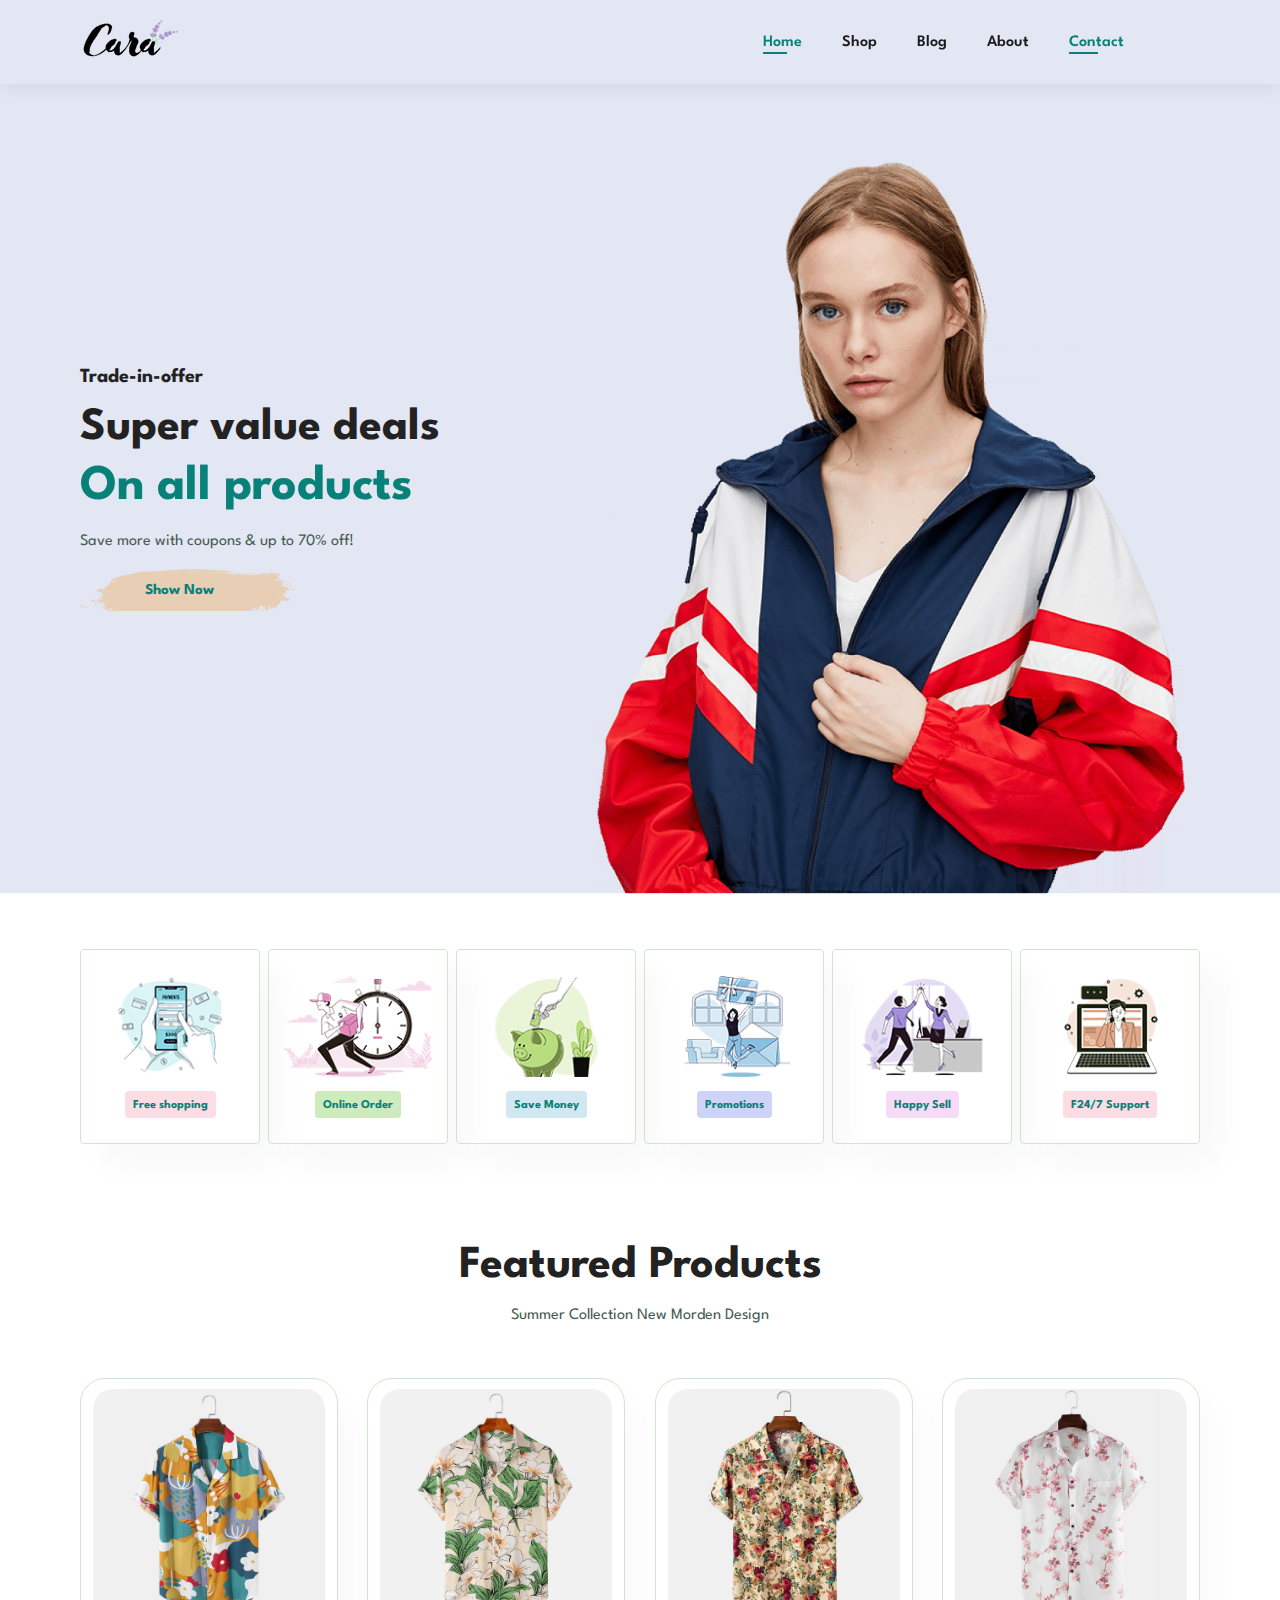
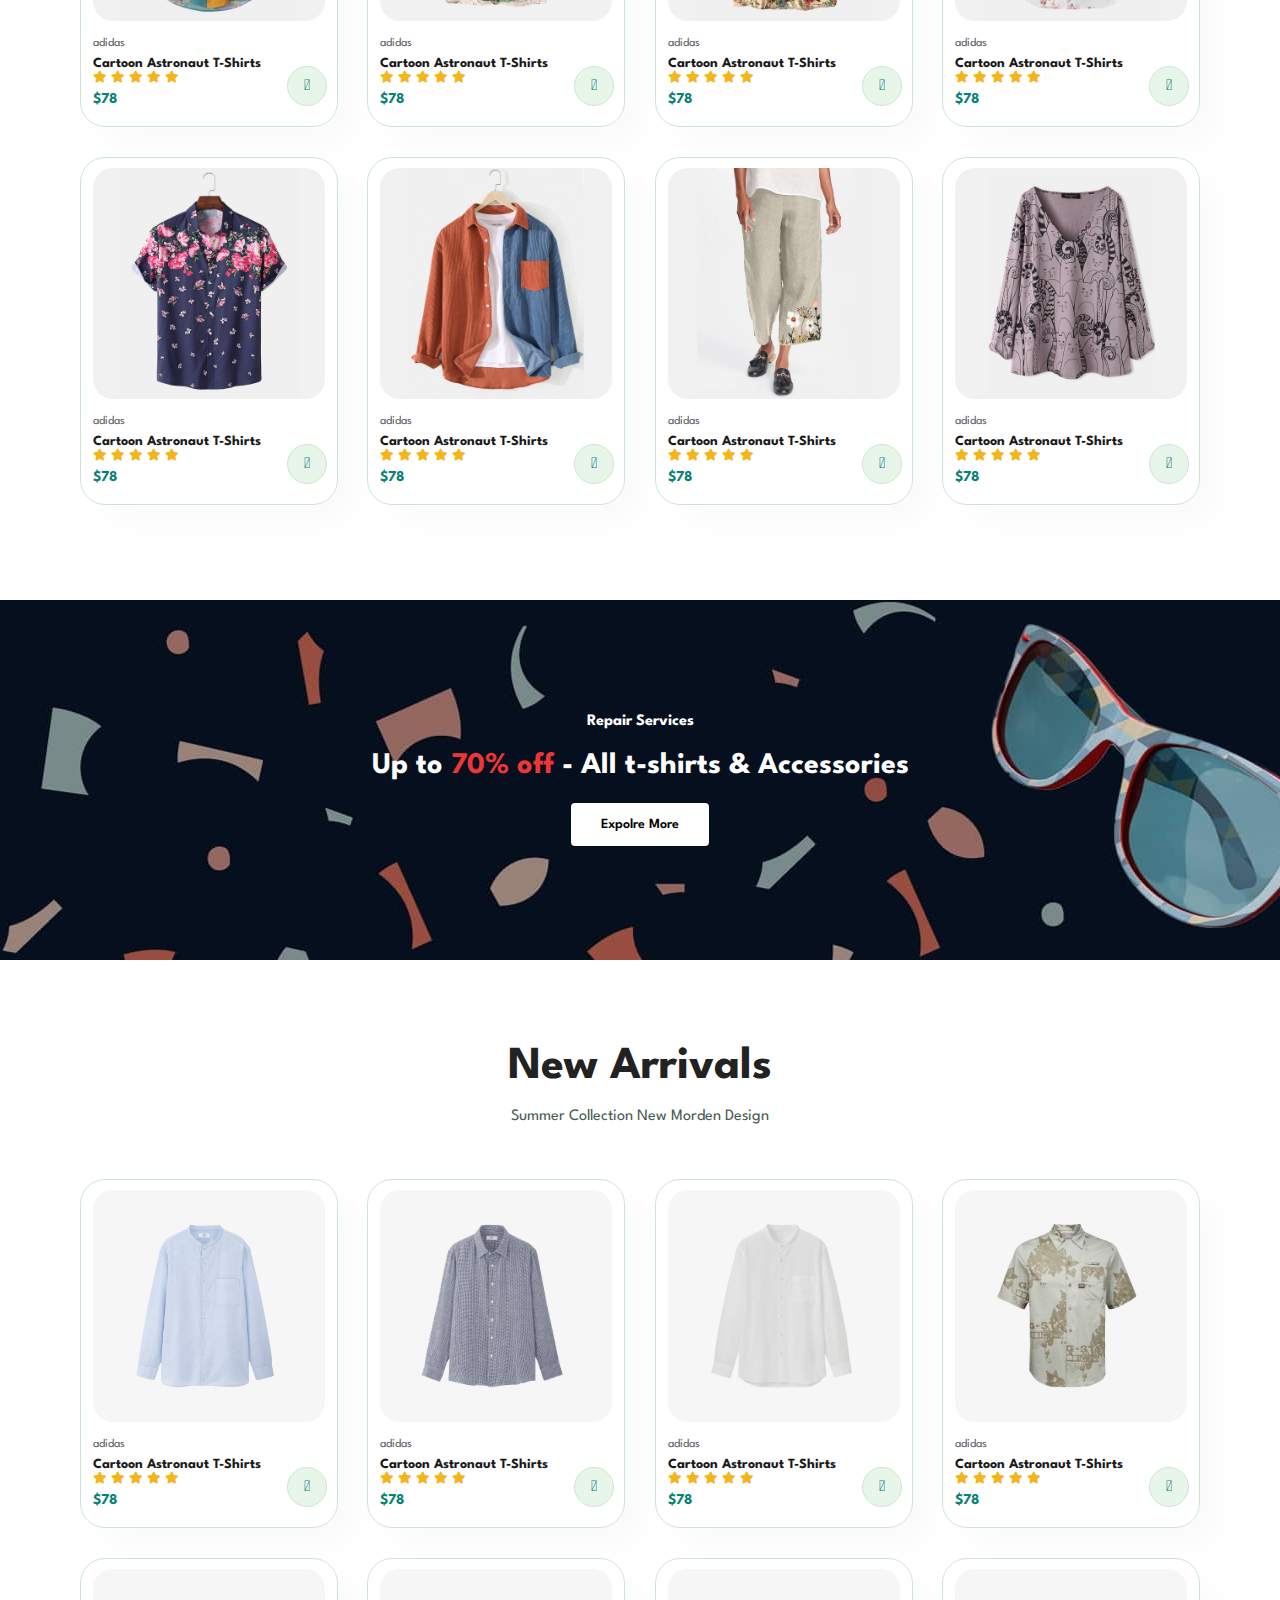
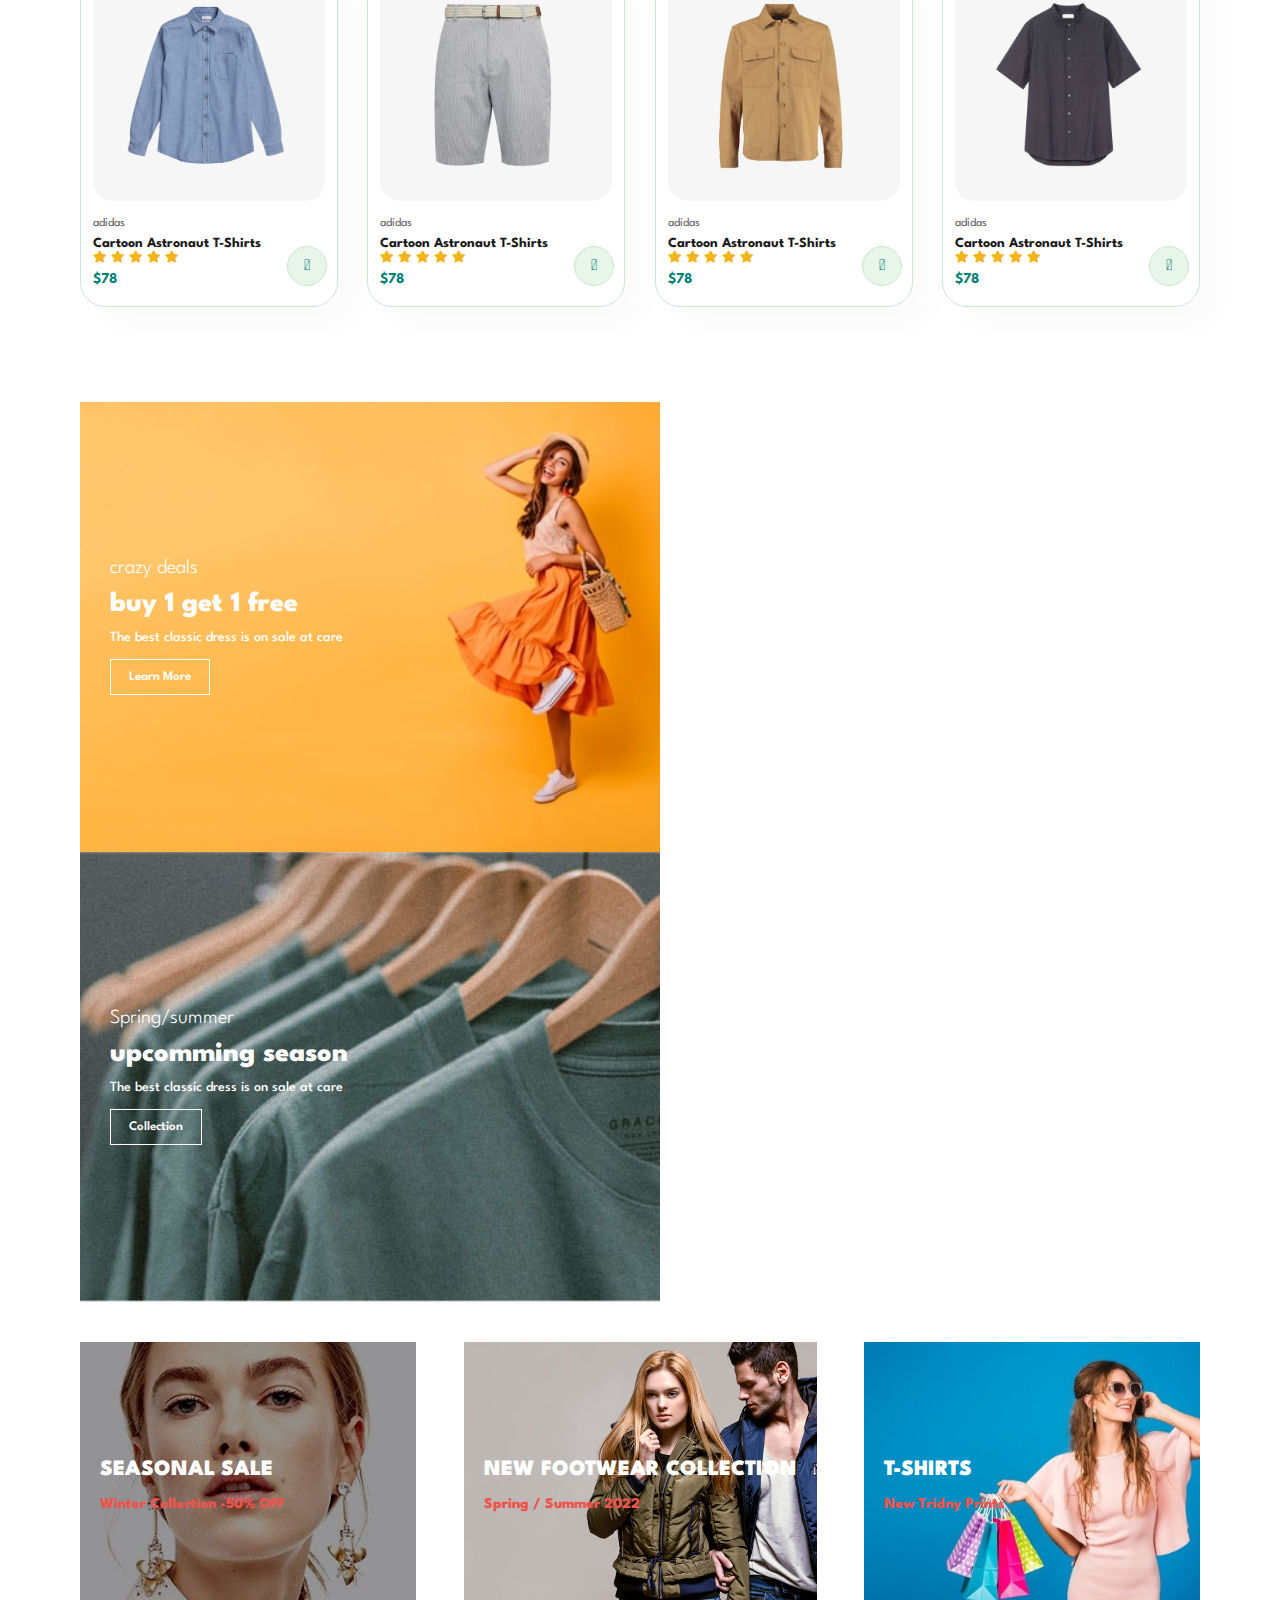
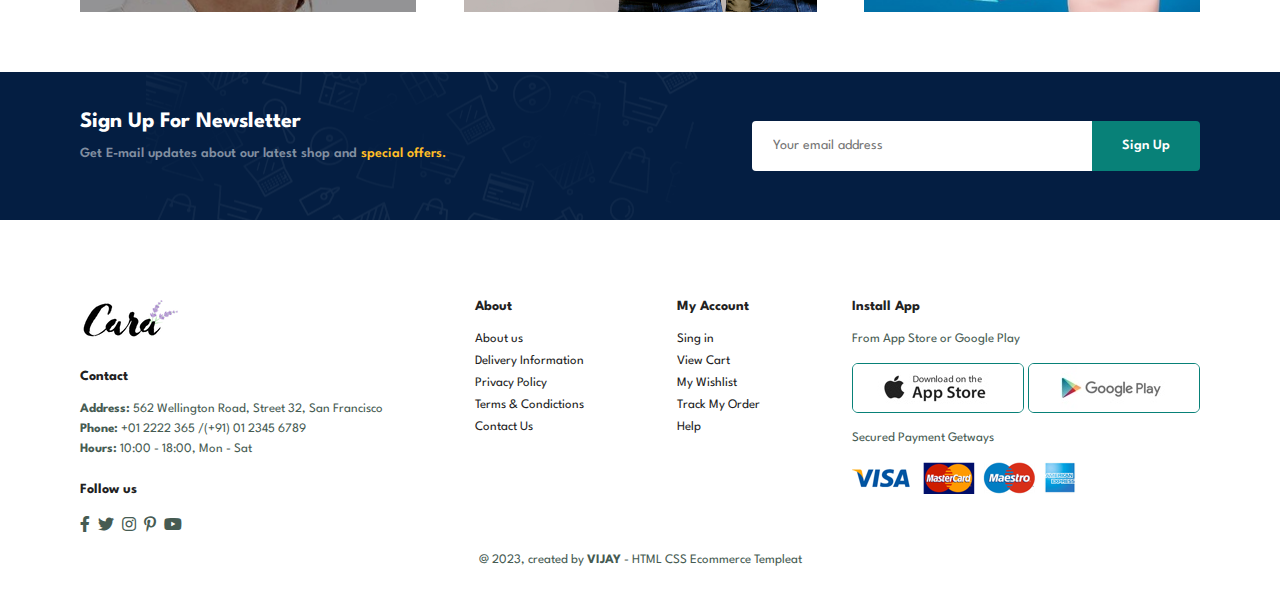
<file: index.html>
<!DOCTYPE html>
<html lang="en">

<head>
    <meta charset="UTF-8">
    <meta name="viewport" content="width=device-width, initial-scale=1.0">
    <title>Ecommerce</title>

    <link rel="stylesheet" href="https://pro.fontawesome.com/releases/v5.10.0/css/all.css" />

    <link rel="stylesheet" href="./style.css">


</head>

<body>


    <section id="header">

        <a href="#">
            <img src="img/logo.png" class="logo" alt="">
        </a>

        <div>

            <ul id="navbar">
                <li><a class="active" href="index.html">Home</a></li>
                <li><a href="shop.html">Shop</a></li>
                <li><a href="blog.html">Blog</a></li>
                <li><a href="about.html">About</a></li>
                <li><a class="active" href="contact.html">Contact</a></li>
                <li id="lg-bag"><a href="cart.html"><i class="far fa-shopping-bag"></i></a></li>
               <a href="#" id="close"><i class="far fa-times"></i></a>

            </ul>
        </div>

        <div id="mobile">
            <a href="cart.html"><i class="far fa-shopping-bag"></i></a>
            <i id="bar" class="fas fa-outdent"></i>
            

        </div>

    </section>

    <section id="hero">

        <h4>Trade-in-offer</h4>
        <h2>Super value deals</h2>
        <h1>On all products</h1>
        <p>Save more with coupons & up to 70% off!</p>
        <button>Show Now</button>

    </section>


    <section id="feature" class="section-p1">

        <div class="fe-box">
            <img src="./img/features/f1.png" alt="">
            <h6>Free shopping</h6>
        </div>

        <div class="fe-box">
            <img src="./img/features/f2.png" alt="">
            <h6>Online Order</h6>
        </div>

        <div class="fe-box">
            <img src="./img/features/f3.png" alt="">
            <h6>Save Money</h6>
        </div>

        <div class="fe-box">
            <img src="./img/features/f4.png" alt="">
            <h6>Promotions</h6>
        </div>

        <div class="fe-box">
            <img src="./img/features/f5.png" alt="">
            <h6>Happy Sell</h6>
        </div>

        <div class="fe-box">
            <img src="./img/features/f6.png" alt="">
            <h6>F24/7 Support</h6>
        </div>

    </section>

    <section id="product1" class="section-p1">

        <h2>Featured Products</h2>
        <p>Summer Collection New Morden Design</p>

        <div class="pro-container">

            <div class="pro">
                <img src="./img/products/f1.jpg" alt="">
                <div class="des">

                    <span>adidas</span>
                    <h5>Cartoon Astronaut T-Shirts</h5>
                    <div class="star">
                        <i class="fas fa-star"></i>
                        <i class="fas fa-star"></i>
                        <i class="fas fa-star"></i>
                        <i class="fas fa-star"></i>
                        <i class="fas fa-star"></i>
                    </div>
                    <h4>$78</h4>
                </div>
                <a href="#">
                    <i class="fal fa-shopping-cart cart"></i>
                </a>

            </div>
            <div class="pro">
                <img src="./img/products/f2.jpg" alt="">
                <div class="des">

                    <span>adidas</span>
                    <h5>Cartoon Astronaut T-Shirts</h5>
                    <div class="star">
                        <i class="fas fa-star"></i>
                        <i class="fas fa-star"></i>
                        <i class="fas fa-star"></i>
                        <i class="fas fa-star"></i>
                        <i class="fas fa-star"></i>
                    </div>
                    <h4>$78</h4>
                </div>
                <a href="#">
                    <i class="fal fa-shopping-cart cart"></i>
                </a>

            </div>
            <div class="pro">
                <img src="./img/products/f3.jpg" alt="">
                <div class="des">

                    <span>adidas</span>
                    <h5>Cartoon Astronaut T-Shirts</h5>
                    <div class="star">
                        <i class="fas fa-star"></i>
                        <i class="fas fa-star"></i>
                        <i class="fas fa-star"></i>
                        <i class="fas fa-star"></i>
                        <i class="fas fa-star"></i>
                    </div>
                    <h4>$78</h4>
                </div>
                <a href="#">
                    <i class="fal fa-shopping-cart cart"></i>
                </a>

            </div>
            <div class="pro">
                <img src="./img/products/f4.jpg" alt="">
                <div class="des">

                    <span>adidas</span>
                    <h5>Cartoon Astronaut T-Shirts</h5>
                    <div class="star">
                        <i class="fas fa-star"></i>
                        <i class="fas fa-star"></i>
                        <i class="fas fa-star"></i>
                        <i class="fas fa-star"></i>
                        <i class="fas fa-star"></i>
                    </div>
                    <h4>$78</h4>
                </div>
                <a href="#">
                    <i class="fal fa-shopping-cart cart"></i>
                </a>

            </div>
            <div class="pro">
                <img src="./img/products/f5.jpg" alt="">
                <div class="des">

                    <span>adidas</span>
                    <h5>Cartoon Astronaut T-Shirts</h5>
                    <div class="star">
                        <i class="fas fa-star"></i>
                        <i class="fas fa-star"></i>
                        <i class="fas fa-star"></i>
                        <i class="fas fa-star"></i>
                        <i class="fas fa-star"></i>
                    </div>
                    <h4>$78</h4>
                </div>
                <a href="#">
                    <i class="fal fa-shopping-cart cart"></i>
                </a>

            </div>
            <div class="pro">
                <img src="./img/products/f6.jpg" alt="">
                <div class="des">

                    <span>adidas</span>
                    <h5>Cartoon Astronaut T-Shirts</h5>
                    <div class="star">
                        <i class="fas fa-star"></i>
                        <i class="fas fa-star"></i>
                        <i class="fas fa-star"></i>
                        <i class="fas fa-star"></i>
                        <i class="fas fa-star"></i>
                    </div>
                    <h4>$78</h4>
                </div>
                <a href="#">
                    <i class="fal fa-shopping-cart cart"></i>
                </a>

            </div>
            <div class="pro">
                <img src="./img/products/f7.jpg" alt="">
                <div class="des">

                    <span>adidas</span>
                    <h5>Cartoon Astronaut T-Shirts</h5>
                    <div class="star">
                        <i class="fas fa-star"></i>
                        <i class="fas fa-star"></i>
                        <i class="fas fa-star"></i>
                        <i class="fas fa-star"></i>
                        <i class="fas fa-star"></i>
                    </div>
                    <h4>$78</h4>
                </div>
                <a href="#">
                    <i class="fal fa-shopping-cart cart"></i>
                </a>

            </div>
            <div class="pro">
                <img src="./img/products/f8.jpg" alt="">
                <div class="des">

                    <span>adidas</span>
                    <h5>Cartoon Astronaut T-Shirts</h5>
                    <div class="star">
                        <i class="fas fa-star"></i>
                        <i class="fas fa-star"></i>
                        <i class="fas fa-star"></i>
                        <i class="fas fa-star"></i>
                        <i class="fas fa-star"></i>
                    </div>
                    <h4>$78</h4>
                </div>
                <a href="#">
                    <i class="fal fa-shopping-cart cart"></i>
                </a>

            </div>




        </div>

    </section>


    <section id="banner" class="section-m1">

        <h4>Repair Services</h4>
        <h2>Up to <span>70% off</span> - All t-shirts & Accessories</h2>
        <button class="normal">Expolre More</button>

    </section>

    <section id="product1" class="section-p1">

        <h2>New Arrivals</h2>
        <p>Summer Collection New Morden Design</p>

        <div class="pro-container">

            <div class="pro">
                <img src="./img/products/n1.jpg" alt="">
                <div class="des">

                    <span>adidas</span>
                    <h5>Cartoon Astronaut T-Shirts</h5>
                    <div class="star">
                        <i class="fas fa-star"></i>
                        <i class="fas fa-star"></i>
                        <i class="fas fa-star"></i>
                        <i class="fas fa-star"></i>
                        <i class="fas fa-star"></i>
                    </div>
                    <h4>$78</h4>
                </div>
                <a href="#">
                    <i class="fal fa-shopping-cart cart"></i>
                </a>

            </div>
            <div class="pro">
                <img src="./img/products/n2.jpg" alt="">
                <div class="des">

                    <span>adidas</span>
                    <h5>Cartoon Astronaut T-Shirts</h5>
                    <div class="star">
                        <i class="fas fa-star"></i>
                        <i class="fas fa-star"></i>
                        <i class="fas fa-star"></i>
                        <i class="fas fa-star"></i>
                        <i class="fas fa-star"></i>
                    </div>
                    <h4>$78</h4>
                </div>
                <a href="#">
                    <i class="fal fa-shopping-cart cart"></i>
                </a>

            </div>
            <div class="pro">
                <img src="./img/products/n3.jpg" alt="">
                <div class="des">

                    <span>adidas</span>
                    <h5>Cartoon Astronaut T-Shirts</h5>
                    <div class="star">
                        <i class="fas fa-star"></i>
                        <i class="fas fa-star"></i>
                        <i class="fas fa-star"></i>
                        <i class="fas fa-star"></i>
                        <i class="fas fa-star"></i>
                    </div>
                    <h4>$78</h4>
                </div>
                <a href="#">
                    <i class="fal fa-shopping-cart cart"></i>
                </a>

            </div>
            <div class="pro">
                <img src="./img/products/n4.jpg" alt="">
                <div class="des">

                    <span>adidas</span>
                    <h5>Cartoon Astronaut T-Shirts</h5>
                    <div class="star">
                        <i class="fas fa-star"></i>
                        <i class="fas fa-star"></i>
                        <i class="fas fa-star"></i>
                        <i class="fas fa-star"></i>
                        <i class="fas fa-star"></i>
                    </div>
                    <h4>$78</h4>
                </div>
                <a href="#">
                    <i class="fal fa-shopping-cart cart"></i>
                </a>

            </div>
            <div class="pro">
                <img src="./img/products/n5.jpg" alt="">
                <div class="des">

                    <span>adidas</span>
                    <h5>Cartoon Astronaut T-Shirts</h5>
                    <div class="star">
                        <i class="fas fa-star"></i>
                        <i class="fas fa-star"></i>
                        <i class="fas fa-star"></i>
                        <i class="fas fa-star"></i>
                        <i class="fas fa-star"></i>
                    </div>
                    <h4>$78</h4>
                </div>
                <a href="#">
                    <i class="fal fa-shopping-cart cart"></i>
                </a>

            </div>
            <div class="pro">
                <img src="./img/products/n6.jpg" alt="">
                <div class="des">

                    <span>adidas</span>
                    <h5>Cartoon Astronaut T-Shirts</h5>
                    <div class="star">
                        <i class="fas fa-star"></i>
                        <i class="fas fa-star"></i>
                        <i class="fas fa-star"></i>
                        <i class="fas fa-star"></i>
                        <i class="fas fa-star"></i>
                    </div>
                    <h4>$78</h4>
                </div>
                <a href="#">
                    <i class="fal fa-shopping-cart cart"></i>
                </a>

            </div>
            <div class="pro">
                <img src="./img/products/n7.jpg" alt="">
                <div class="des">

                    <span>adidas</span>
                    <h5>Cartoon Astronaut T-Shirts</h5>
                    <div class="star">
                        <i class="fas fa-star"></i>
                        <i class="fas fa-star"></i>
                        <i class="fas fa-star"></i>
                        <i class="fas fa-star"></i>
                        <i class="fas fa-star"></i>
                    </div>
                    <h4>$78</h4>
                </div>
                <a href="#">
                    <i class="fal fa-shopping-cart cart"></i>
                </a>

            </div>
            <div class="pro">
                <img src="./img/products/n8.jpg" alt="">
                <div class="des">

                    <span>adidas</span>
                    <h5>Cartoon Astronaut T-Shirts</h5>
                    <div class="star">
                        <i class="fas fa-star"></i>
                        <i class="fas fa-star"></i>
                        <i class="fas fa-star"></i>
                        <i class="fas fa-star"></i>
                        <i class="fas fa-star"></i>
                    </div>
                    <h4>$78</h4>
                </div>
                <a href="#">
                    <i class="fal fa-shopping-cart cart"></i>
                </a>

            </div>




        </div>

    </section>

    <section id="sm-banner" class="section-p1">

        <div class="banner-box">
            <h4>crazy deals</h4>
            <h2>buy 1 get 1 free</h2>
            <span>The best classic dress is on sale at care</span>
            <button class="white">Learn More</button>

        </div>

        <div class="banner-box banner-box2">
            <h4>Spring/summer</h4>
            <h2>upcomming season</h2>
            <span>The best classic dress is on sale at care</span>
            <button class="white">Collection</button>

        </div>

    </section>



    <section id="banner3">

        <div class="banner-box ">
            <h2>SEASONAL SALE</h2>
            <h3>Winter Collection -50% OFF</h3>
        </div>

        <div class="banner-box banner-box2">
            <h2>NEW FOOTWEAR COLLECTION</h2>
            <h3>Spring / Summer 2022</h3>
        </div>

        <div class="banner-box banner-box3">
            <h2>T-SHIRTS</h2>
            <h3>New Tridny Prints</h3>
        </div>

    </section>



    <section id="newsletter" class="section-p1 section-m1">

        <div class="newstext">
            <h4>Sign Up For Newsletter</h4>
            <p>Get E-mail updates about our latest shop and <span>special offers.</span></p>

        </div>

        <div class="form">
            <input type="text" placeholder="Your email address">
            <button class="normal">Sign Up</button>

        </div>

    </section>


    <footer class="section-p1">

        <div class="col">
            <img class="logo" src="./img/logo.png" alt="">
            <h4>Contact</h4>
            <p><strong>Address:</strong> 562 Wellington Road, Street 32, San Francisco</p>
            <p><strong>Phone:</strong> +01 2222 365 /(+91) 01 2345 6789</p>
            <p><strong>Hours:</strong> 10:00 - 18:00, Mon - Sat</p>

            <div class="follow">
                <h4>Follow us</h4>

                <div class="icon">
                    <i class="fab fa-facebook-f"></i>
                    <i class="fab fa-twitter"></i>
                    <i class="fab fa-instagram"></i>
                    <i class="fab fa-pinterest-p"></i>
                    <i class="fab fa-youtube"></i>

                </div>

            </div>

        </div>

        <div class="col">
            <h4>About</h4>

            <a href="#">About us</a>
            <a href="#">Delivery Information</a>
            <a href="#">Privacy Policy</a>
            <a href="#">Terms & Condictions</a>
            <a href="#">Contact Us</a>

        </div>

        <div class="col">
            <h4>My Account</h4>

            <a href="#">Sing in</a>
            <a href="#">View Cart</a>
            <a href="#">My Wishlist</a>
            <a href="#">Track My Order</a>
            <a href="#">Help</a>

        </div>

        <div class="col install">

            <h4>Install App</h4>
            <p>From App Store or Google Play</p>

            <div class="row">
                <img src="./img/pay/app.jpg" alt="">
                <img src="./img/pay/play.jpg" alt="">
            </div>

            <p>Secured Payment Getways</p>
            <img src="./img/pay/pay.png" alt="">

        </div>

        <div class="copyright">
            <p>@ 2023, created by <b>VIJAY</b> - HTML CSS Ecommerce Templeat</p>

        </div>

    </footer>






    <!-- <br><br><br><br><br><br><br><br><br><br>
    <br><br><br><br><br><br><br><br><br><br> -->

    <script src="./script.js"></script>

</body>

</html>
</file>
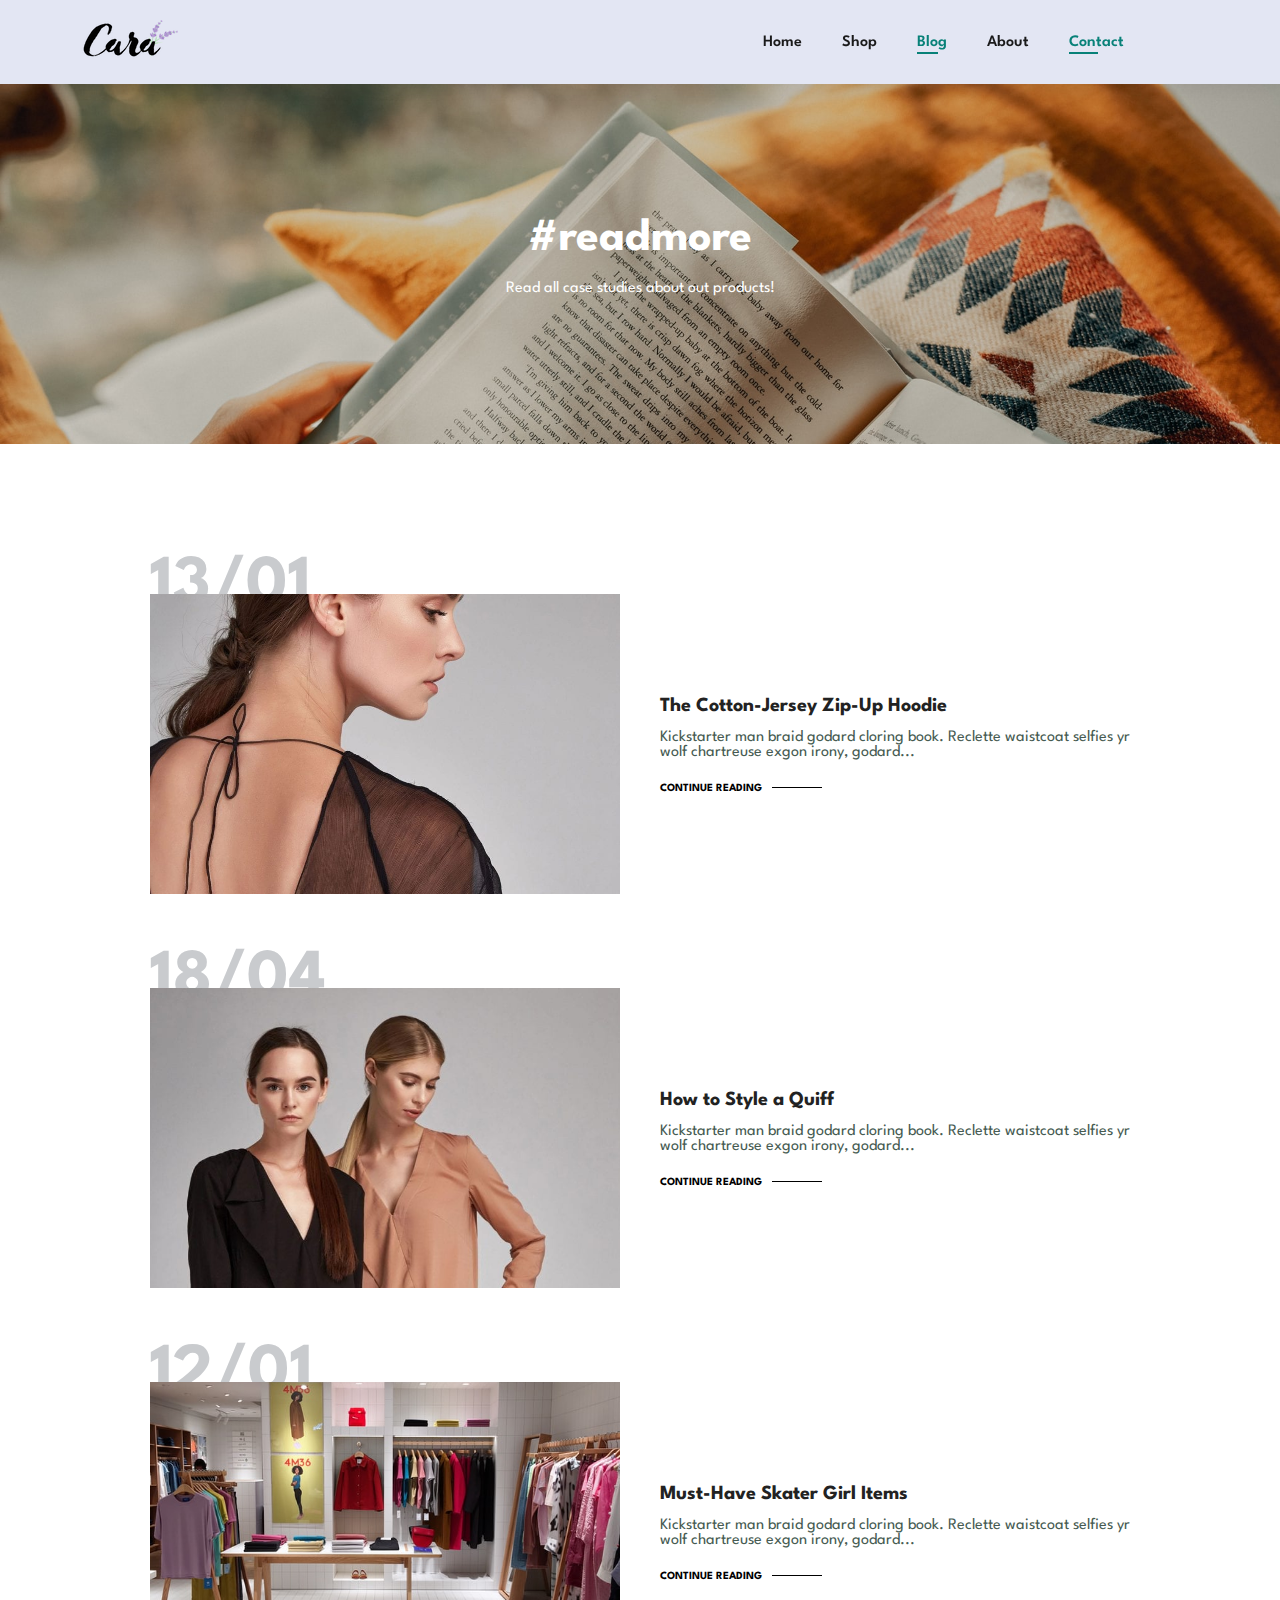
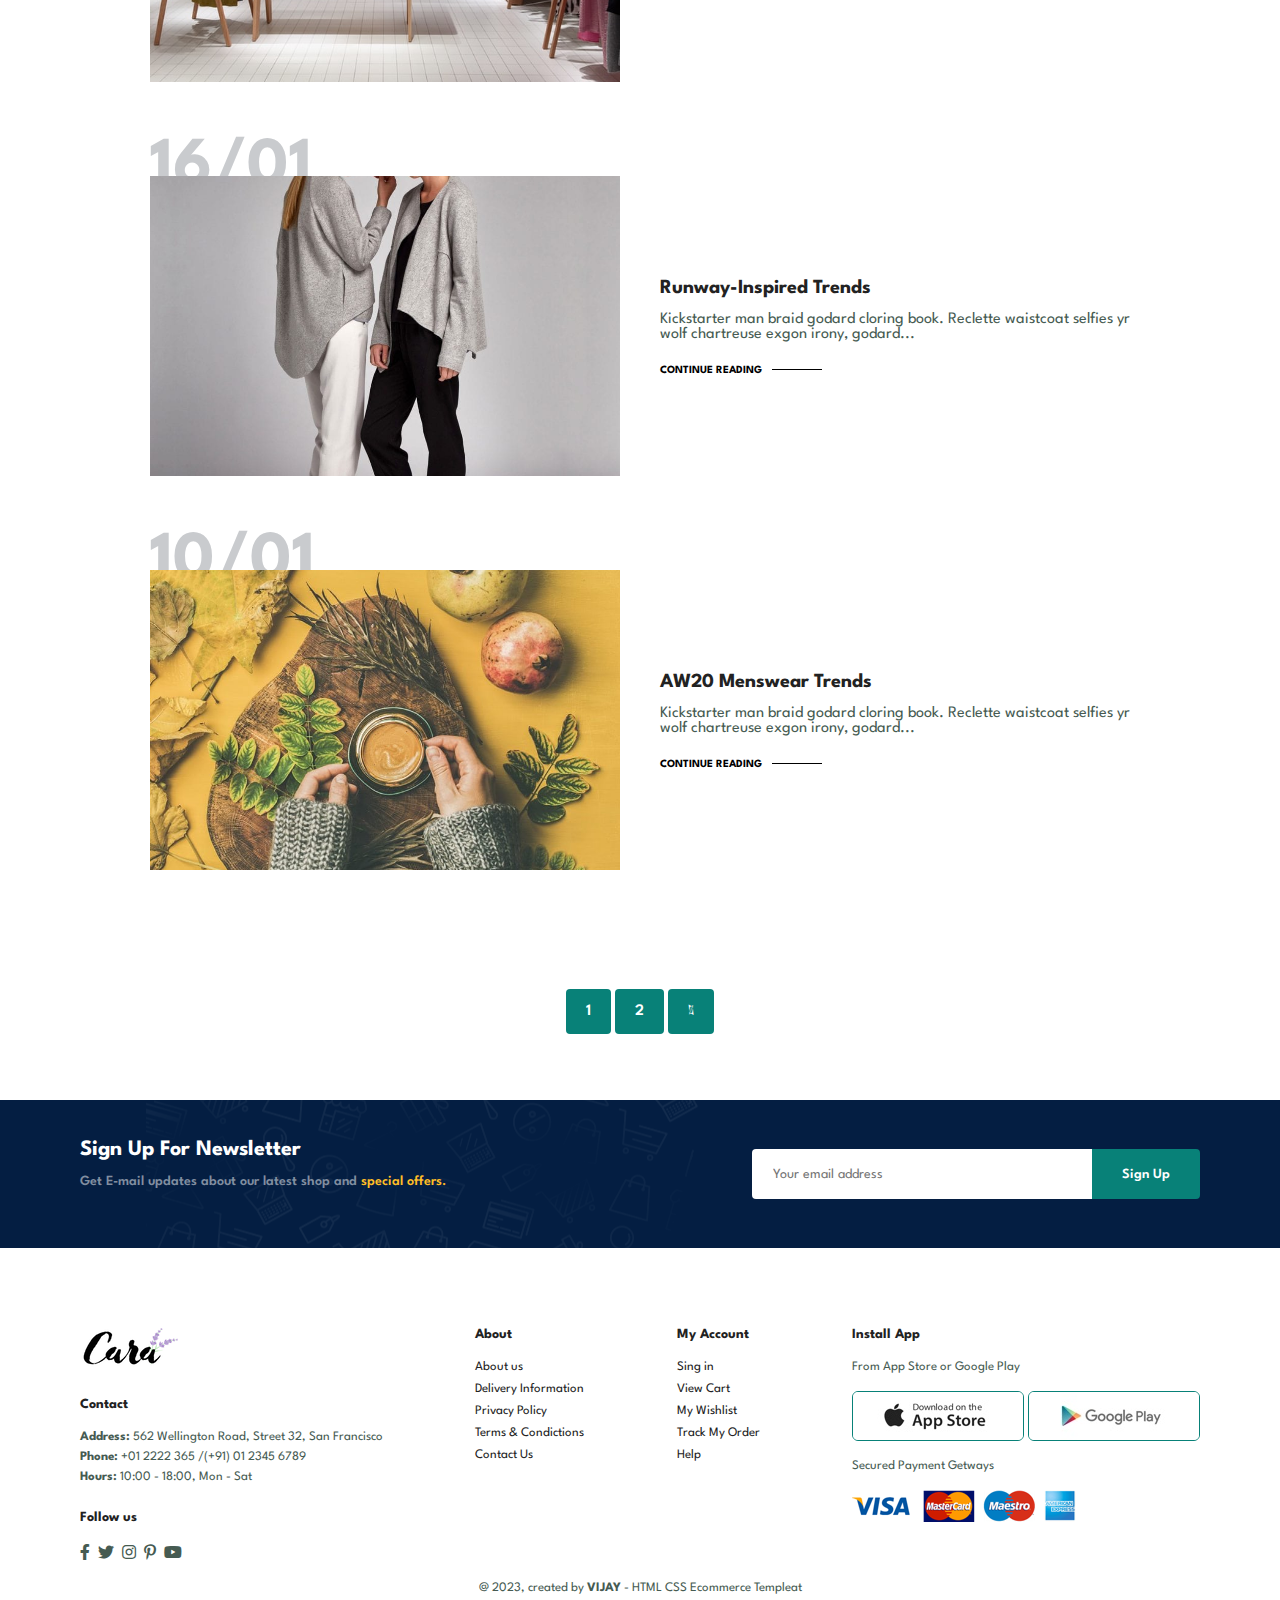
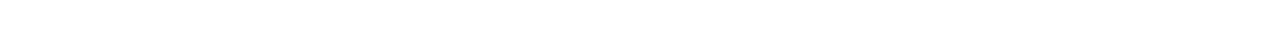
<file: blog.html>
<!DOCTYPE html>
<html lang="en">

<head>
    <meta charset="UTF-8">
    <meta name="viewport" content="width=device-width, initial-scale=1.0">
    <title>Ecommerce</title>

    <link rel="stylesheet" href="https://pro.fontawesome.com/releases/v5.10.0/css/all.css" />

    <link rel="stylesheet" href="./style.css">


</head>

<body>


    <section id="header">

        <a href="#">
            <img src="img/logo.png" class="logo" alt="">
        </a>

        <div>

            <ul id="navbar">
                <li><a href="index.html">Home</a></li>
                <li><a href="shop.html">Shop</a></li>
                <li><a class="active" href="blog.html">Blog</a></li>
                <li><a href="about.html">About</a></li>
                <li><a class="active" href="contact.html">Contact</a></li>
                <li id="lg-bag"><a href="cart.html"><i class="far fa-shopping-bag"></i></a></li>
                <a href="#" id="close"><i class="far fa-times"></i></a>

            </ul>
        </div>

        <div id="mobile">
            <a href="cart.html"><i class="far fa-shopping-bag"></i></a>
            <i id="bar" class="fas fa-outdent"></i>


        </div>

    </section>


    <section id="page-header" class="blog-header">


        <h2>#readmore</h2>
        <p>Read all case studies about out products!</p>


    </section>

    <section id="blog">

        <div class="blog-box">

            <div class="blog-img">
                <img src="./img/blog/b1.jpg" alt="">

            </div>

            <div class="blog-details">
                <h4>The Cotton-Jersey Zip-Up Hoodie</h4>
                <p>
                    Kickstarter man braid godard cloring book. Reclette waistcoat selfies yr wolf chartreuse exgon
                    irony, godard...
                </p>
                <a href="#"> CONTINUE READING</a>

            </div>

            <h1>13/01</h1>

        </div>
        <div class="blog-box">

            <div class="blog-img">
                <img src="./img/blog/b2.jpg" alt="">

            </div>

            <div class="blog-details">
                <h4>How to Style a Quiff</h4>
                <p>
                    Kickstarter man braid godard cloring book. Reclette waistcoat selfies yr wolf chartreuse exgon
                    irony, godard...
                </p>
                <a href="#"> CONTINUE READING</a>

            </div>

            <h1>18/04</h1>

        </div>
        <div class="blog-box">

            <div class="blog-img">
                <img src="./img/blog/b3.jpg" alt="">

            </div>

            <div class="blog-details">
                <h4>Must-Have Skater Girl Items</h4>
                <p>
                    Kickstarter man braid godard cloring book. Reclette waistcoat selfies yr wolf chartreuse exgon
                    irony, godard...
                </p>
                <a href="#"> CONTINUE READING</a>

            </div>

            <h1>12/01</h1>

        </div>

        <div class="blog-box">

            <div class="blog-img">
                <img src="./img/blog/b4.jpg" alt="">

            </div>

            <div class="blog-details">
                <h4>Runway-Inspired Trends</h4>
                <p>
                    Kickstarter man braid godard cloring book. Reclette waistcoat selfies yr wolf chartreuse exgon
                    irony, godard...
                </p>
                <a href="#"> CONTINUE READING</a>

            </div>

            <h1>16/01</h1>

        </div>

        <div class="blog-box">

            <div class="blog-img">
                <img src="./img/blog/b6.jpg" alt="">

            </div>

            <div class="blog-details">
                <h4>AW20 Menswear Trends</h4>
                <p>
                    Kickstarter man braid godard cloring book. Reclette waistcoat selfies yr wolf chartreuse exgon
                    irony, godard...
                </p>
                <a href="#"> CONTINUE READING</a>

            </div>

            <h1>10/01</h1>

        </div>

    </section>


    <section id="pagination" class="section-p1">
        <a href="#">1</a>
        <a href="#">2</a>
        <a href="#"><i class="fal fa-long-arrow-alt-right"></i></a>

    </section>


    <section id="newsletter" class="section-p1 section-m1">

        <div class="newstext">
            <h4>Sign Up For Newsletter</h4>
            <p>Get E-mail updates about our latest shop and <span>special offers.</span></p>

        </div>

        <div class="form">
            <input type="text" placeholder="Your email address">
            <button class="normal">Sign Up</button>

        </div>

    </section>


    <footer class="section-p1">

        <div class="col">
            <img class="logo" src="./img/logo.png" alt="">
            <h4>Contact</h4>
            <p><strong>Address:</strong> 562 Wellington Road, Street 32, San Francisco</p>
            <p><strong>Phone:</strong> +01 2222 365 /(+91) 01 2345 6789</p>
            <p><strong>Hours:</strong> 10:00 - 18:00, Mon - Sat</p>

            <div class="follow">
                <h4>Follow us</h4>

                <div class="icon">
                    <i class="fab fa-facebook-f"></i>
                    <i class="fab fa-twitter"></i>
                    <i class="fab fa-instagram"></i>
                    <i class="fab fa-pinterest-p"></i>
                    <i class="fab fa-youtube"></i>

                </div>

            </div>

        </div>

        <div class="col">
            <h4>About</h4>

            <a href="#">About us</a>
            <a href="#">Delivery Information</a>
            <a href="#">Privacy Policy</a>
            <a href="#">Terms & Condictions</a>
            <a href="#">Contact Us</a>

        </div>

        <div class="col">
            <h4>My Account</h4>

            <a href="#">Sing in</a>
            <a href="#">View Cart</a>
            <a href="#">My Wishlist</a>
            <a href="#">Track My Order</a>
            <a href="#">Help</a>

        </div>

        <div class="col install">

            <h4>Install App</h4>
            <p>From App Store or Google Play</p>

            <div class="row">
                <img src="./img/pay/app.jpg" alt="">
                <img src="./img/pay/play.jpg" alt="">
            </div>

            <p>Secured Payment Getways</p>
            <img src="./img/pay/pay.png" alt="">

        </div>

        <div class="copyright">
            <p>@ 2023, created by <b>VIJAY</b> - HTML CSS Ecommerce Templeat</p>

        </div>

    </footer>






    <script src="./script.js"></script>

</body>

</html>
</file>
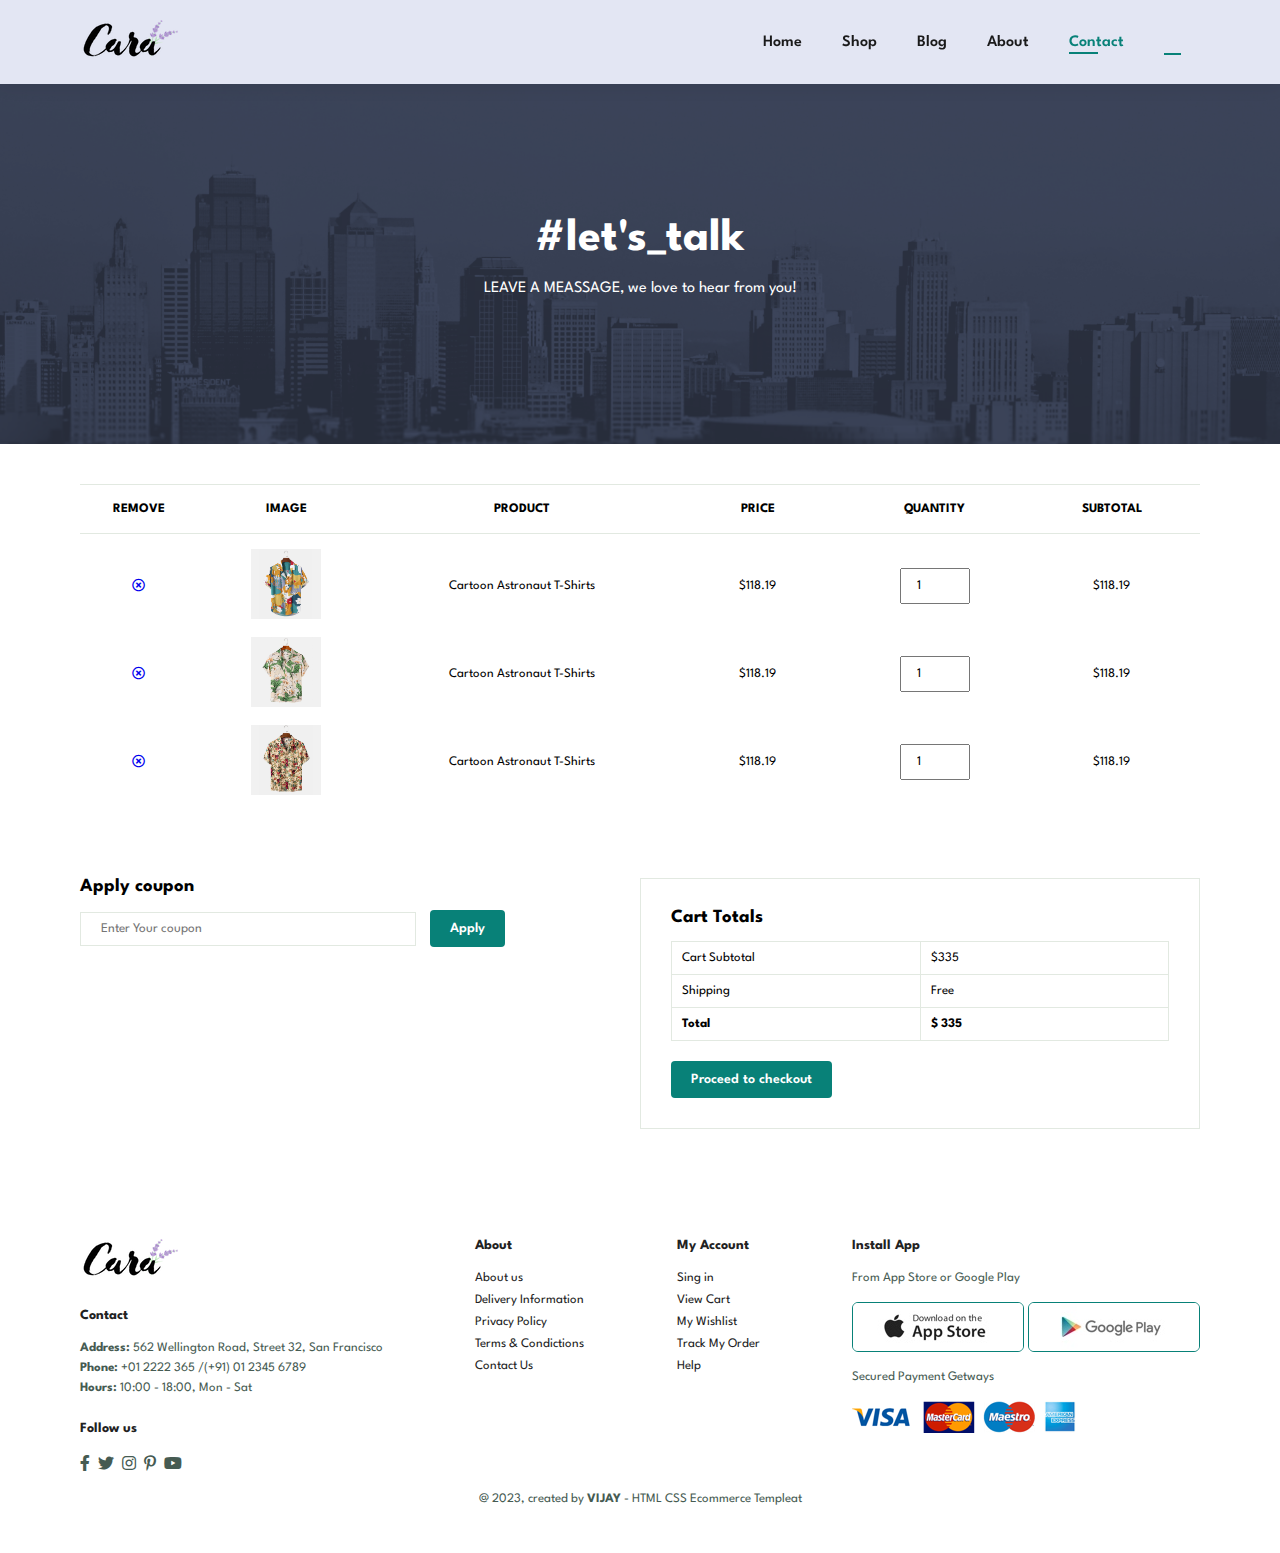
<file: cart.html>
<!DOCTYPE html>
<html lang="en">

<head>
    <meta charset="UTF-8">
    <meta name="viewport" content="width=device-width, initial-scale=1.0">
    <title>Ecommerce</title>

    <link rel="stylesheet" href="https://pro.fontawesome.com/releases/v5.10.0/css/all.css" />

    <link rel="stylesheet" href="./style.css">


</head>

<body>


    <section id="header">

        <a href="#">
            <img src="img/logo.png" class="logo" alt="">
        </a>

        <div>

            <ul id="navbar">
                <li><a href="index.html">Home</a></li>
                <li><a href="shop.html">Shop</a></li>
                <li><a href="blog.html">Blog</a></li>
                <li><a href="about.html">About</a></li>
                <li><a class="active" href="contact.html">Contact</a></li>
                <li id="lg-bag"><a class="active" href="cart.html"><i class="far fa-shopping-bag"></i></a></li>
                <a href="#" id="close"><i class="far fa-times"></i></a>

            </ul>
        </div>

        <div id="mobile">
            <a href="cart.html"><i class="far fa-shopping-bag"></i></a>
            <i id="bar" class="fas fa-outdent"></i>


        </div>

    </section>


    <section id="page-header" class="about-header">


        <h2>#let's_talk</h2>
        <p>LEAVE A MEASSAGE, we love to hear from you!</p>


    </section>


    <section id="cart" class="section-p1">
        <table width="100%">
            <thead>
                <tr>
                    <td>Remove</td>
                    <td>Image</td>
                    <td>Product</td>
                    <td>Price</td>
                    <td>Quantity</td>
                    <td>Subtotal</td>
                </tr>
            </thead>

            <tbody>

                <tr>
                    <td><a href="#"><i class="far fa-times-circle"></i></a></td>
                    <td><img src="./img/products/f1.jpg" alt=""></td>
                    <td>Cartoon Astronaut T-Shirts</td>
                    <td>$118.19</td>
                    <td><input type="number" value="1"></td>
                    <td>$118.19</td>
                </tr>
                <tr>
                    <td><a href="#"><i class="far fa-times-circle"></i></a></td>
                    <td><img src="./img/products/f2.jpg" alt=""></td>
                    <td>Cartoon Astronaut T-Shirts</td>
                    <td>$118.19</td>
                    <td><input type="number" value="1"></td>
                    <td>$118.19</td>
                </tr>
                <tr>
                    <td><a href="#"><i class="far fa-times-circle"></i></a></td>
                    <td><img src="./img/products/f3.jpg" alt=""></td>
                    <td>Cartoon Astronaut T-Shirts</td>
                    <td>$118.19</td>
                    <td><input type="number" value="1"></td>
                    <td>$118.19</td>
                </tr>



            </tbody>

        </table>

    </section>



    <section id="cart-add" class="section-p1">
        <div id="coupon">
            <h3>Apply coupon</h3>
            <div>
                <input type="text" placeholder="Enter Your coupon">
                <button class="normal">Apply</button>
            </div>

        </div>

        <div id="subtotal">
            <h3>Cart Totals</h3>
            <table>
                <tr>
                    <td>Cart Subtotal</td>
                    <td>$335</td>
                </tr>
                <tr>
                    <td>Shipping</td>
                    <td>Free</td>
                </tr>
                <tr>
                    <td><strong>Total</strong></td>
                    <td><strong>$ 335</strong></td>
                </tr>


            </table>
            <button class="normal">Proceed to checkout</button>

        </div>

    </section>


    <footer class="section-p1">

        <div class="col">
            <img class="logo" src="./img/logo.png" alt="">
            <h4>Contact</h4>
            <p><strong>Address:</strong> 562 Wellington Road, Street 32, San Francisco</p>
            <p><strong>Phone:</strong> +01 2222 365 /(+91) 01 2345 6789</p>
            <p><strong>Hours:</strong> 10:00 - 18:00, Mon - Sat</p>

            <div class="follow">
                <h4>Follow us</h4>

                <div class="icon">
                    <i class="fab fa-facebook-f"></i>
                    <i class="fab fa-twitter"></i>
                    <i class="fab fa-instagram"></i>
                    <i class="fab fa-pinterest-p"></i>
                    <i class="fab fa-youtube"></i>

                </div>

            </div>

        </div>

        <div class="col">
            <h4>About</h4>

            <a href="#">About us</a>
            <a href="#">Delivery Information</a>
            <a href="#">Privacy Policy</a>
            <a href="#">Terms & Condictions</a>
            <a href="#">Contact Us</a>

        </div>

        <div class="col">
            <h4>My Account</h4>

            <a href="#">Sing in</a>
            <a href="#">View Cart</a>
            <a href="#">My Wishlist</a>
            <a href="#">Track My Order</a>
            <a href="#">Help</a>

        </div>

        <div class="col install">

            <h4>Install App</h4>
            <p>From App Store or Google Play</p>

            <div class="row">
                <img src="./img/pay/app.jpg" alt="">
                <img src="./img/pay/play.jpg" alt="">
            </div>

            <p>Secured Payment Getways</p>
            <img src="./img/pay/pay.png" alt="">

        </div>

        <div class="copyright">
            <p>@ 2023, created by <b>VIJAY</b> - HTML CSS Ecommerce Templeat</p>

        </div>

    </footer>


    <script src="./script.js"></script>

</body>

</html>
</file>
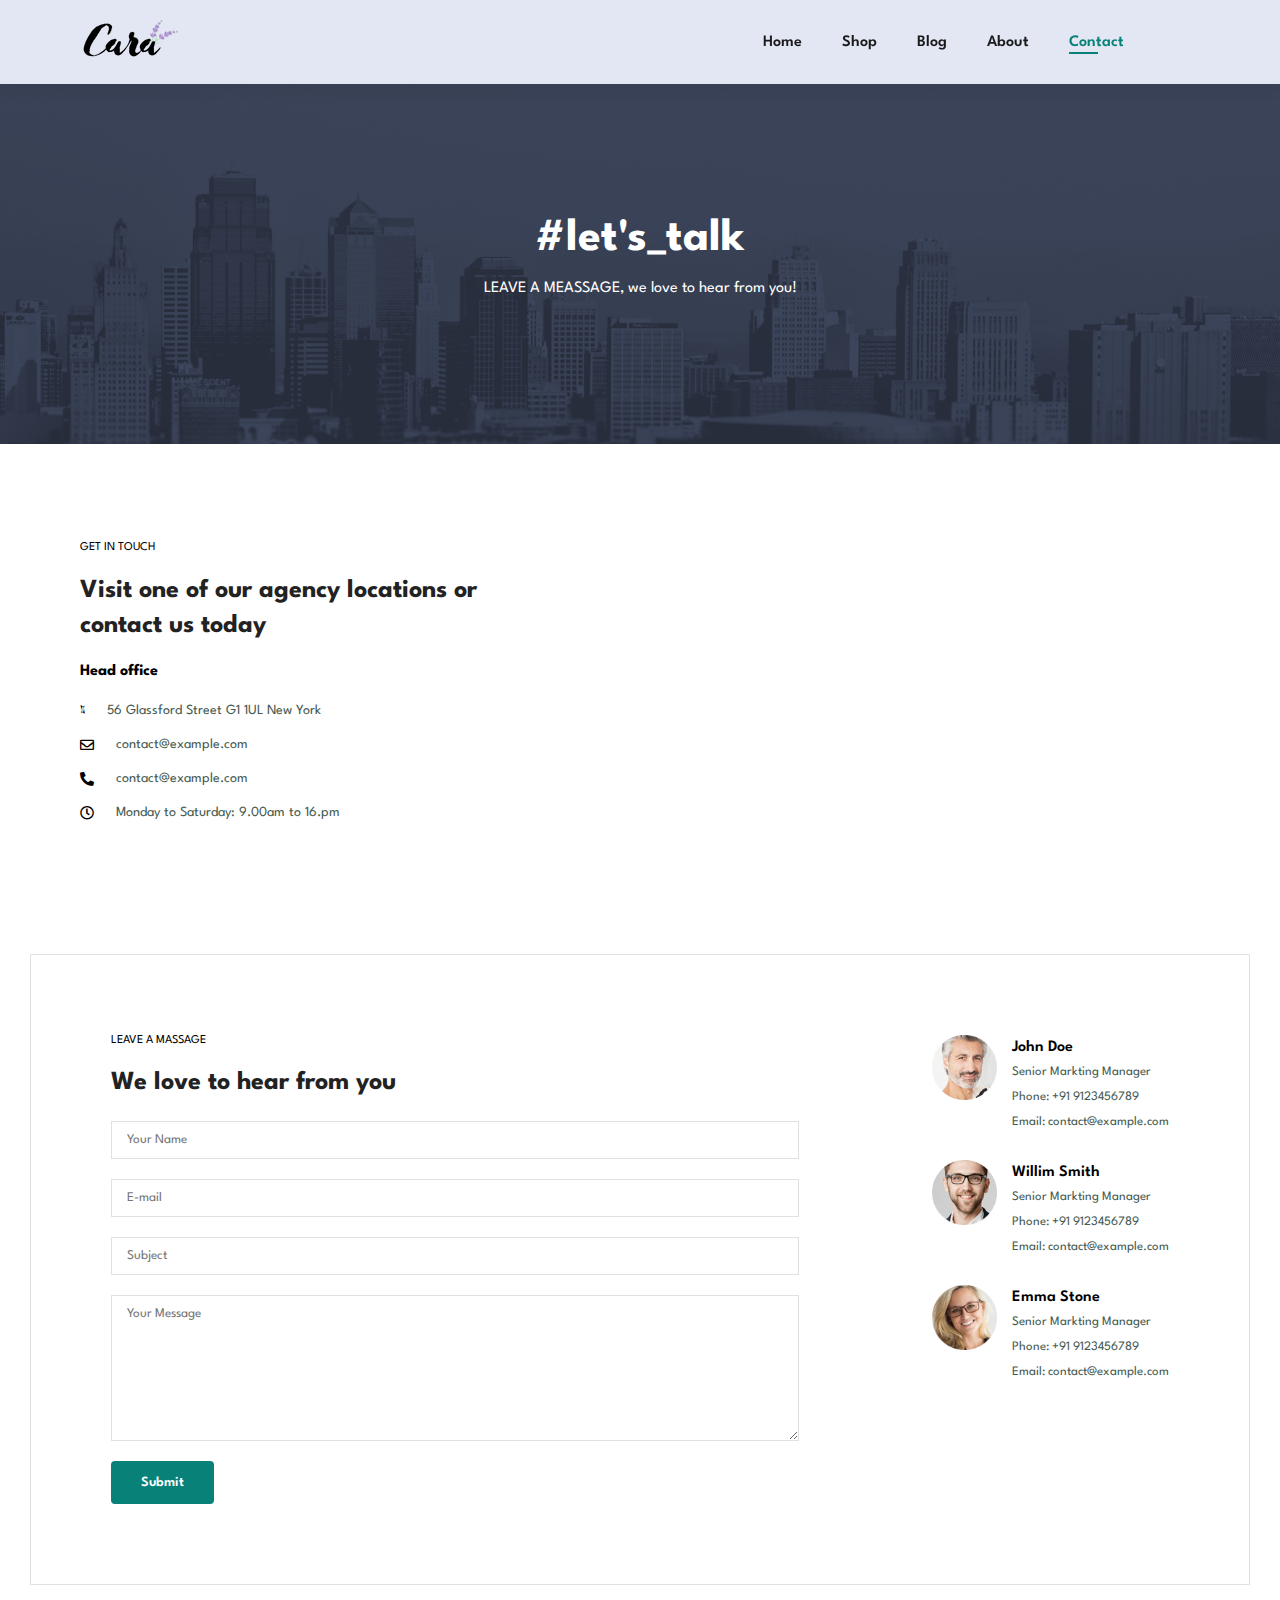
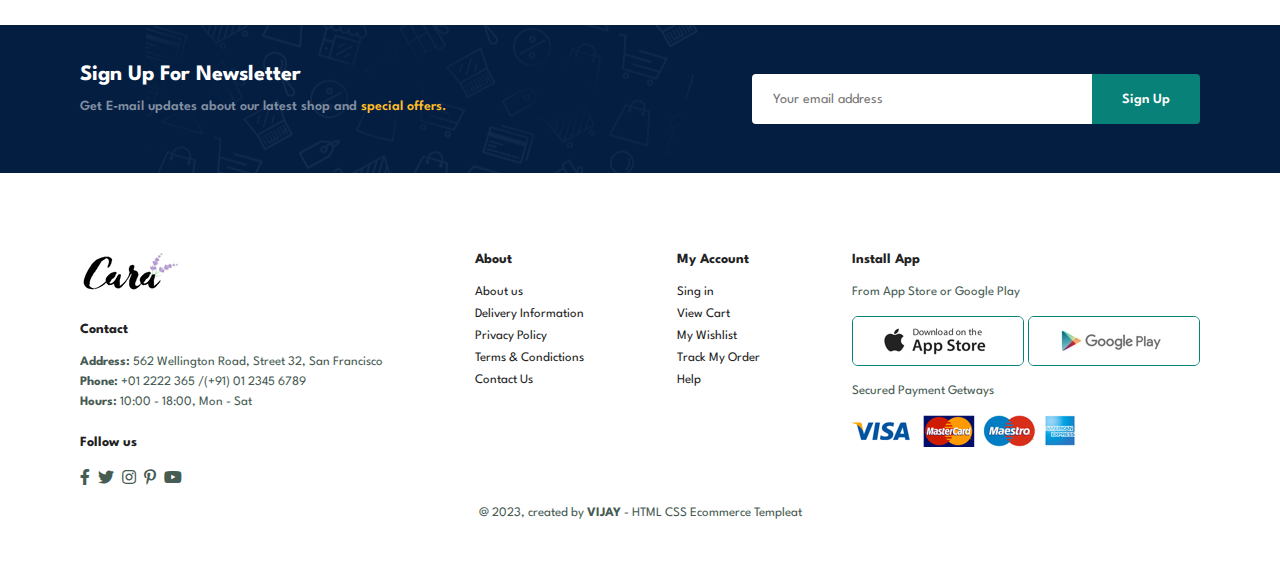
<file: contact.html>
<!DOCTYPE html>
<html lang="en">

<head>
    <meta charset="UTF-8">
    <meta name="viewport" content="width=device-width, initial-scale=1.0">
    <title>Ecommerce</title>

    <link rel="stylesheet" href="https://pro.fontawesome.com/releases/v5.10.0/css/all.css" />

    <link rel="stylesheet" href="./style.css">


</head>

<body>


    <section id="header">

        <a href="#">
            <img src="img/logo.png" class="logo" alt="">
        </a>

        <div>

            <ul id="navbar">
                <li><a href="index.html">Home</a></li>
                <li><a href="shop.html">Shop</a></li>
                <li><a href="blog.html">Blog</a></li>
                <li><a href="about.html">About</a></li>
                <li><a class="active" href="contact.html">Contact</a></li>
                <li id="lg-bag"><a href="cart.html"><i class="far fa-shopping-bag"></i></a></li>
                <a href="#" id="close"><i class="far fa-times"></i></a>

            </ul>
        </div>

        <div id="mobile">
            <a href="cart.html"><i class="far fa-shopping-bag"></i></a>
            <i id="bar" class="fas fa-outdent"></i>


        </div>

    </section>


    <section id="page-header" class="about-header">


        <h2>#let's_talk</h2>
        <p>LEAVE A MEASSAGE, we love to hear from you!</p>


    </section>


    <section id="contact-details" class="section-p1">
        <div class="details">
            <span>GET IN TOUCH</span>
            <h2>Visit one of our agency locations or contact us today</h2>
            <h3>Head office</h3>

            <div>
                <li>
                    <i class="fal fa-map"></i>
                    <p>56 Glassford Street G1 1UL New York</p>
                </li>
                <li>
                    <i class="far fa-envelope"></i>
                    <p>contact@example.com</p>
                </li>
                <li>
                    <i class="fas fa-phone-alt"></i>
                    <p>contact@example.com</p>
                </li>
                <li>
                    <i class="far fa-clock"></i>
                    <p>Monday to Saturday: 9.00am to 16.pm</p>
                </li>
            </div>
        </div>

        <div class="map">
            <iframe
                src="https://www.google.com/maps/embed?pb=!1m18!1m12!1m3!1d31094.983088839235!2d80.24694444902346!3d13.043762146334567!2m3!1f0!2f0!3f0!3m2!1i1024!2i768!4f13.1!3m3!1m2!1s0x3a52689bb60132bb%3A0x549cf8edf62b60a!2sMarina%20Beach!5e0!3m2!1sen!2sin!4v1701500992934!5m2!1sen!2sin"
                width="600" height="450" style="border:0;" allowfullscreen="" loading="lazy"
                referrerpolicy="no-referrer-when-downgrade">
            </iframe>

        </div>

    </section>

    <section id="form-details">
        <form action="">
            <span>LEAVE A MASSAGE</span>
            <h2>We love to hear from you</h2>

            <input type="text" placeholder="Your Name">
            <input type="email" placeholder="E-mail">
            <input type="text" placeholder="Subject">

            <textarea name="" id="" cols="30" rows="10" placeholder="Your Message"></textarea>

            <button class="normal">Submit</button>

        </form>

        <div class="people">

            <div>
                <img src="img/people/1.png" alt="">
                <p>
                    <span>John Doe</span>Senior Markting Manager
                    <br>
                    Phone: +91 9123456789
                    <br>
                    Email: contact@example.com
                </p>
            </div>

            <div>
                <img src="img/people/2.png" alt="">
                <p>
                    <span>Willim Smith</span>Senior Markting Manager
                    <br>
                    Phone: +91 9123456789
                    <br>
                    Email: contact@example.com
                </p>
            </div>

            <div>
                <img src="img/people/3.png" alt="">
                <p>
                    <span>Emma Stone</span>Senior Markting Manager
                    <br>
                    Phone: +91 9123456789
                    <br>
                    Email: contact@example.com
                </p>
            </div>



        </div>

    </section>





    <section id="newsletter" class="section-p1 section-m1">

        <div class="newstext">
            <h4>Sign Up For Newsletter</h4>
            <p>Get E-mail updates about our latest shop and <span>special offers.</span></p>

        </div>

        <div class="form">
            <input type="text" placeholder="Your email address">
            <button class="normal">Sign Up</button>

        </div>

    </section>



    <footer class="section-p1">

        <div class="col">
            <img class="logo" src="./img/logo.png" alt="">
            <h4>Contact</h4>
            <p><strong>Address:</strong> 562 Wellington Road, Street 32, San Francisco</p>
            <p><strong>Phone:</strong> +01 2222 365 /(+91) 01 2345 6789</p>
            <p><strong>Hours:</strong> 10:00 - 18:00, Mon - Sat</p>

            <div class="follow">
                <h4>Follow us</h4>

                <div class="icon">
                    <i class="fab fa-facebook-f"></i>
                    <i class="fab fa-twitter"></i>
                    <i class="fab fa-instagram"></i>
                    <i class="fab fa-pinterest-p"></i>
                    <i class="fab fa-youtube"></i>

                </div>

            </div>

        </div>

        <div class="col">
            <h4>About</h4>

            <a href="#">About us</a>
            <a href="#">Delivery Information</a>
            <a href="#">Privacy Policy</a>
            <a href="#">Terms & Condictions</a>
            <a href="#">Contact Us</a>

        </div>

        <div class="col">
            <h4>My Account</h4>

            <a href="#">Sing in</a>
            <a href="#">View Cart</a>
            <a href="#">My Wishlist</a>
            <a href="#">Track My Order</a>
            <a href="#">Help</a>

        </div>

        <div class="col install">

            <h4>Install App</h4>
            <p>From App Store or Google Play</p>

            <div class="row">
                <img src="./img/pay/app.jpg" alt="">
                <img src="./img/pay/play.jpg" alt="">
            </div>

            <p>Secured Payment Getways</p>
            <img src="./img/pay/pay.png" alt="">

        </div>

        <div class="copyright">
            <p>@ 2023, created by <b>VIJAY</b> - HTML CSS Ecommerce Templeat</p>

        </div>

    </footer>






    <script src="./script.js"></script>

</body>

</html>
</file>
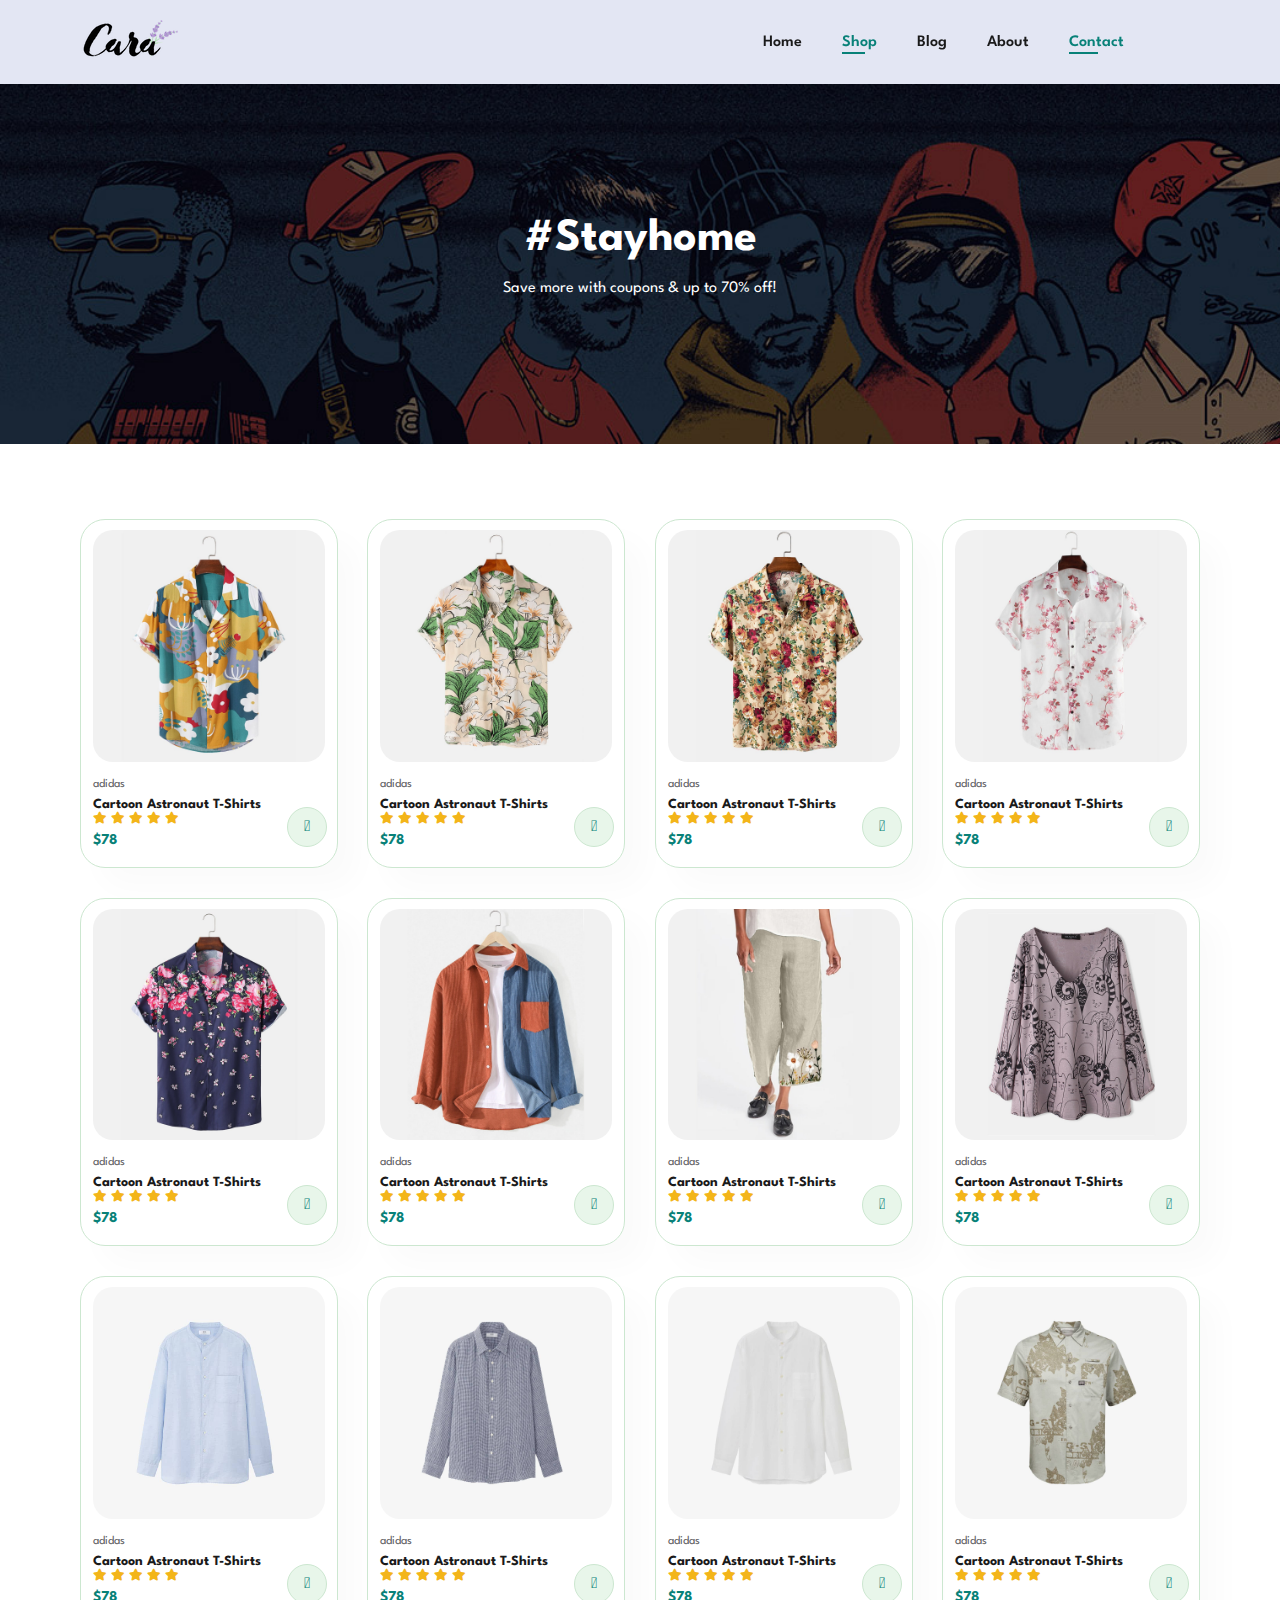
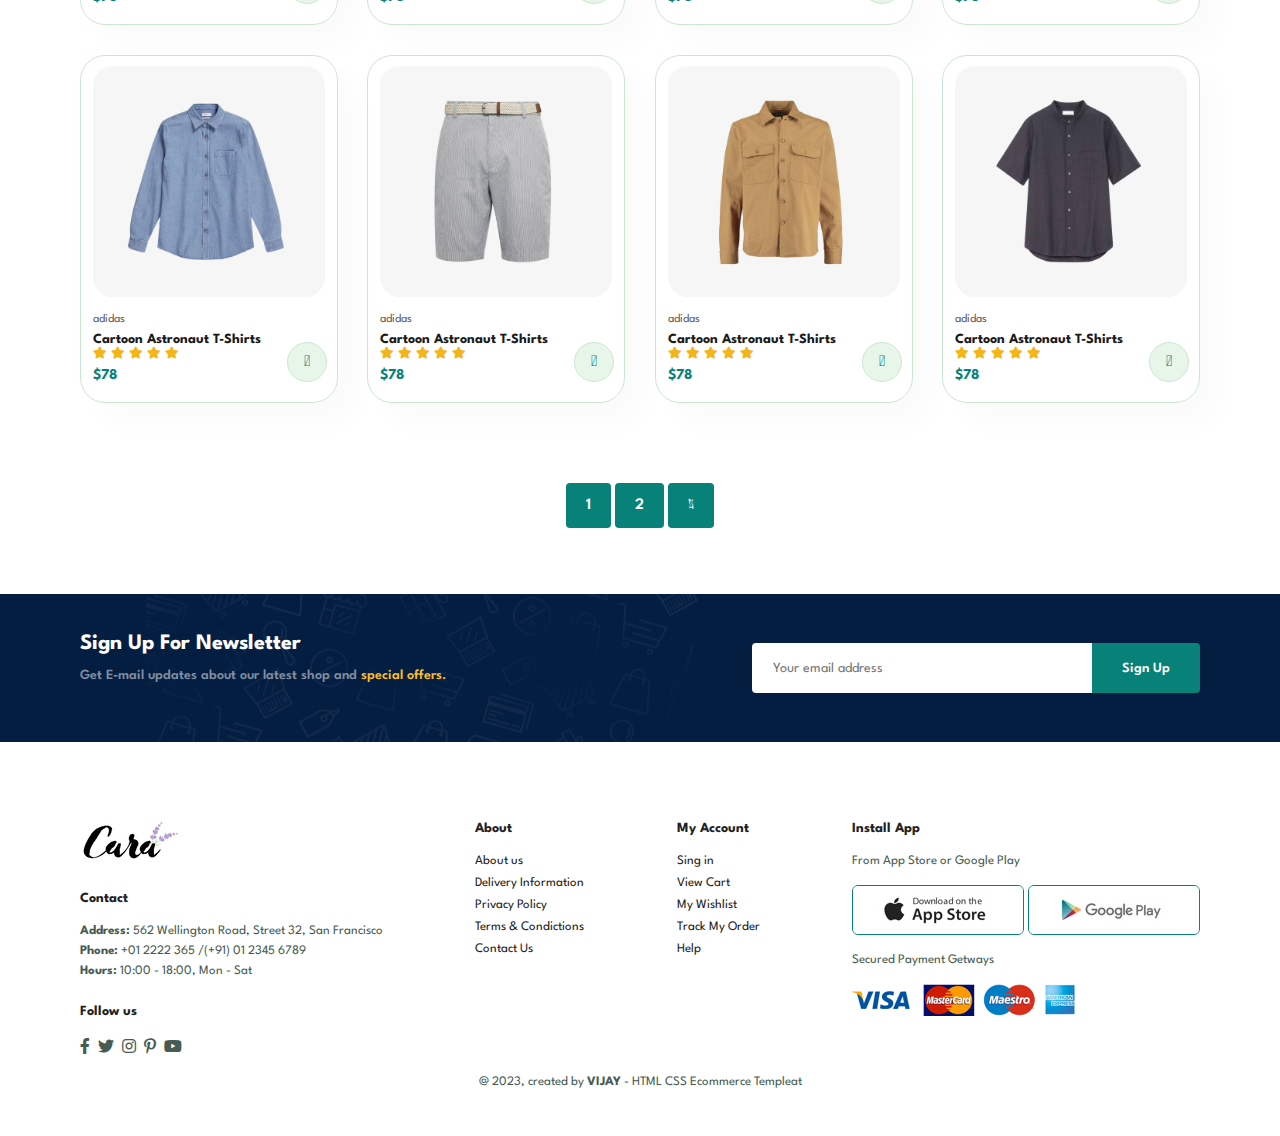
<file: shop.html>
<!DOCTYPE html>
<html lang="en">

<head>
    <meta charset="UTF-8">
    <meta name="viewport" content="width=device-width, initial-scale=1.0">
    <title>Ecommerce</title>

    <link rel="stylesheet" href="https://pro.fontawesome.com/releases/v5.10.0/css/all.css" />

    <link rel="stylesheet" href="./style.css">


</head>

<body>


    <section id="header">

        <a href="#">
            <img src="img/logo.png" class="logo" alt="">
        </a>

        <div>

            <ul id="navbar">
                <li><a href="index.html">Home</a></li>
                <li><a class="active" href="shop.html">Shop</a></li>
                <li><a href="blog.html">Blog</a></li>
                <li><a href="about.html">About</a></li>
                <li><a class="active" href="contact.html">Contact</a></li>
                <li id="lg-bag"><a href="cart.html"><i class="far fa-shopping-bag"></i></a></li>
                <a href="#" id="close"><i class="far fa-times"></i></a>

            </ul>
        </div>

        <div id="mobile">
            <a href="cart.html"><i class="far fa-shopping-bag"></i></a>
            <i id="bar" class="fas fa-outdent"></i>


        </div>

    </section>


    <section id="page-header">


        <h2>#Stayhome</h2>
        <p>Save more with coupons & up to 70% off!</p>


    </section>


    <section id="product1" class="section-p1">
        <div class="pro-container">
            <div class="pro" onclick="window.location.href='sproduct.html'">
                <img src="./img/products/f1.jpg" alt="">
                <div class="des">

                    <span>adidas</span>
                    <h5>Cartoon Astronaut T-Shirts</h5>
                    <div class="star">
                        <i class="fas fa-star"></i>
                        <i class="fas fa-star"></i>
                        <i class="fas fa-star"></i>
                        <i class="fas fa-star"></i>
                        <i class="fas fa-star"></i>
                    </div>
                    <h4>$78</h4>
                </div>
                <a href="#">
                    <i class="fal fa-shopping-cart cart"></i>
                </a>
            </div>

            <div class="pro" onclick="window.location.href='sproduct.html'">
                <img src="./img/products/f2.jpg" alt="">
                <div class="des">

                    <span>adidas</span>
                    <h5>Cartoon Astronaut T-Shirts</h5>
                    <div class="star">
                        <i class="fas fa-star"></i>
                        <i class="fas fa-star"></i>
                        <i class="fas fa-star"></i>
                        <i class="fas fa-star"></i>
                        <i class="fas fa-star"></i>
                    </div>
                    <h4>$78</h4>
                </div>
                <a href="#">
                    <i class="fal fa-shopping-cart cart"></i>
                </a>

            </div>


            <div class="pro" onclick="window.location.href='sproduct.html'">
                <img src="./img/products/f3.jpg" alt="">
                <div class="des">

                    <span>adidas</span>
                    <h5>Cartoon Astronaut T-Shirts</h5>
                    <div class="star">
                        <i class="fas fa-star"></i>
                        <i class="fas fa-star"></i>
                        <i class="fas fa-star"></i>
                        <i class="fas fa-star"></i>
                        <i class="fas fa-star"></i>
                    </div>
                    <h4>$78</h4>
                </div>
                <a href="#">
                    <i class="fal fa-shopping-cart cart"></i>
                </a>

            </div>


            <div class="pro" onclick="window.location.href='sproduct.html'">
                <img src="./img/products/f4.jpg" alt="">
                <div class="des">

                    <span>adidas</span>
                    <h5>Cartoon Astronaut T-Shirts</h5>
                    <div class="star">
                        <i class="fas fa-star"></i>
                        <i class="fas fa-star"></i>
                        <i class="fas fa-star"></i>
                        <i class="fas fa-star"></i>
                        <i class="fas fa-star"></i>
                    </div>
                    <h4>$78</h4>
                </div>
                <a href="#">
                    <i class="fal fa-shopping-cart cart"></i>
                </a>

            </div>  


            <div class="pro"  onclick="window.location.href='sproduct.html'">
                <img src="./img/products/f5.jpg" alt="">
                <div class="des">

                    <span>adidas</span>
                    <h5>Cartoon Astronaut T-Shirts</h5>
                    <div class="star">
                        <i class="fas fa-star"></i>
                        <i class="fas fa-star"></i>
                        <i class="fas fa-star"></i>
                        <i class="fas fa-star"></i>
                        <i class="fas fa-star"></i>
                    </div>
                    <h4>$78</h4>
                </div>
                <a href="#">
                    <i class="fal fa-shopping-cart cart"></i>
                </a>

            </div>


            <div class="pro"  onclick="window.location.href='sproduct.html'">
                <img src="./img/products/f6.jpg" alt="">
                <div class="des">

                    <span>adidas</span>
                    <h5>Cartoon Astronaut T-Shirts</h5>
                    <div class="star">
                        <i class="fas fa-star"></i>
                        <i class="fas fa-star"></i>
                        <i class="fas fa-star"></i>
                        <i class="fas fa-star"></i>
                        <i class="fas fa-star"></i>
                    </div>
                    <h4>$78</h4>
                </div>
                <a href="#">
                    <i class="fal fa-shopping-cart cart"></i>
                </a>

            </div>


            <div class="pro"  onclick="window.location.href='sproduct.html'">
                <img src="./img/products/f7.jpg" alt="">
                <div class="des">

                    <span>adidas</span>
                    <h5>Cartoon Astronaut T-Shirts</h5>
                    <div class="star">
                        <i class="fas fa-star"></i>
                        <i class="fas fa-star"></i>
                        <i class="fas fa-star"></i>
                        <i class="fas fa-star"></i>
                        <i class="fas fa-star"></i>
                    </div>
                    <h4>$78</h4>
                </div>
                <a href="#">
                    <i class="fal fa-shopping-cart cart"></i>
                </a>

            </div>


            <div class="pro"  onclick="window.location.href='sproduct.html'">
                <img src="./img/products/f8.jpg" alt="">
                <div class="des">

                    <span>adidas</span>
                    <h5>Cartoon Astronaut T-Shirts</h5>
                    <div class="star">
                        <i class="fas fa-star"></i>
                        <i class="fas fa-star"></i>
                        <i class="fas fa-star"></i>
                        <i class="fas fa-star"></i>
                        <i class="fas fa-star"></i>
                    </div>
                    <h4>$78</h4>
                </div>
                <a href="#">
                    <i class="fal fa-shopping-cart cart"></i>
                </a>

            </div>

            <!-- </div>
            </section>
        
        
            <section id="product1" class="section-p1">
                <h2>New Arrivals</h2>
                <p>Summer Collection New Morden Design</p>
                <div class="pro-container"> -->

            <div class="pro"  onclick="window.location.href='sproduct.html'">
                <img src="./img/products/n1.jpg" alt="">
                <div class="des">

                    <span>adidas</span>
                    <h5>Cartoon Astronaut T-Shirts</h5>
                    <div class="star">
                        <i class="fas fa-star"></i>
                        <i class="fas fa-star"></i>
                        <i class="fas fa-star"></i>
                        <i class="fas fa-star"></i>
                        <i class="fas fa-star"></i>
                    </div>
                    <h4>$78</h4>
                </div>
                <a href="#">
                    <i class="fal fa-shopping-cart cart"></i>
                </a>

            </div>


            <div class="pro"  onclick="window.location.href='sproduct.html'">
                <img src="./img/products/n2.jpg" alt="">
                <div class="des">

                    <span>adidas</span>
                    <h5>Cartoon Astronaut T-Shirts</h5>
                    <div class="star">
                        <i class="fas fa-star"></i>
                        <i class="fas fa-star"></i>
                        <i class="fas fa-star"></i>
                        <i class="fas fa-star"></i>
                        <i class="fas fa-star"></i>
                    </div>
                    <h4>$78</h4>
                </div>
                <a href="#">
                    <i class="fal fa-shopping-cart cart"></i>
                </a>

            </div>


            <div class="pro"  onclick="window.location.href='sproduct.html'">
                <img src="./img/products/n3.jpg" alt="">
                <div class="des">

                    <span>adidas</span>
                    <h5>Cartoon Astronaut T-Shirts</h5>
                    <div class="star">
                        <i class="fas fa-star"></i>
                        <i class="fas fa-star"></i>
                        <i class="fas fa-star"></i>
                        <i class="fas fa-star"></i>
                        <i class="fas fa-star"></i>
                    </div>
                    <h4>$78</h4>
                </div>
                <a href="#">
                    <i class="fal fa-shopping-cart cart"></i>
                </a>

            </div>


            <div class="pro"  onclick="window.location.href='sproduct.html'">
                <img src="./img/products/n4.jpg" alt="">
                <div class="des">

                    <span>adidas</span>
                    <h5>Cartoon Astronaut T-Shirts</h5>
                    <div class="star">
                        <i class="fas fa-star"></i>
                        <i class="fas fa-star"></i>
                        <i class="fas fa-star"></i>
                        <i class="fas fa-star"></i>
                        <i class="fas fa-star"></i>
                    </div>
                    <h4>$78</h4>
                </div>
                <a href="#">
                    <i class="fal fa-shopping-cart cart"></i>
                </a>

            </div>


            <div class="pro"  onclick="window.location.href='sproduct.html'">
                <img src="./img/products/n5.jpg" alt="">
                <div class="des">

                    <span>adidas</span>
                    <h5>Cartoon Astronaut T-Shirts</h5>
                    <div class="star">
                        <i class="fas fa-star"></i>
                        <i class="fas fa-star"></i>
                        <i class="fas fa-star"></i>
                        <i class="fas fa-star"></i>
                        <i class="fas fa-star"></i>
                    </div>
                    <h4>$78</h4>
                </div>
                <a href="#">
                    <i class="fal fa-shopping-cart cart"></i>
                </a>

            </div>


            <div class="pro"  onclick="window.location.href='sproduct.html'">
                <img src="./img/products/n6.jpg" alt="">
                <div class="des">

                    <span>adidas</span>
                    <h5>Cartoon Astronaut T-Shirts</h5>
                    <div class="star">
                        <i class="fas fa-star"></i>
                        <i class="fas fa-star"></i>
                        <i class="fas fa-star"></i>
                        <i class="fas fa-star"></i>
                        <i class="fas fa-star"></i>
                    </div>
                    <h4>$78</h4>
                </div>
                <a href="#">
                    <i class="fal fa-shopping-cart cart"></i>
                </a>

            </div>


            <div class="pro"  onclick="window.location.href='sproduct.html'">
                <img src="./img/products/n7.jpg" alt="">
                <div class="des">

                    <span>adidas</span>
                    <h5>Cartoon Astronaut T-Shirts</h5>
                    <div class="star">
                        <i class="fas fa-star"></i>
                        <i class="fas fa-star"></i>
                        <i class="fas fa-star"></i>
                        <i class="fas fa-star"></i>
                        <i class="fas fa-star"></i>
                    </div>
                    <h4>$78</h4>
                </div>
                <a href="#">
                    <i class="fal fa-shopping-cart cart"></i>
                </a>

            </div>


            <div class="pro"  onclick="window.location.href='sproduct.html'">
                <img src="./img/products/n8.jpg" alt="">
                <div class="des">

                    <span>adidas</span>
                    <h5>Cartoon Astronaut T-Shirts</h5>
                    <div class="star">
                        <i class="fas fa-star"></i>
                        <i class="fas fa-star"></i>
                        <i class="fas fa-star"></i>
                        <i class="fas fa-star"></i>
                        <i class="fas fa-star"></i>
                    </div>
                    <h4>$78</h4>
                </div>
                <a href="#">
                    <i class="fal fa-shopping-cart cart"></i>
                </a>

            </div>
 



        </div>

    </section>


    <section id="pagination" class="section-p1">
        <a href="#">1</a>
        <a href="#">2</a>
        <a href="#"><i class="fal fa-long-arrow-alt-right"></i></a>

    </section>


    <section id="newsletter" class="section-p1 section-m1">

        <div class="newstext">
            <h4>Sign Up For Newsletter</h4>
            <p>Get E-mail updates about our latest shop and <span>special offers.</span></p>

        </div>

        <div class="form">
            <input type="text" placeholder="Your email address">
            <button class="normal">Sign Up</button>

        </div>

    </section>


    <footer class="section-p1">

        <div class="col">
            <img class="logo" src="./img/logo.png" alt="">
            <h4>Contact</h4>
            <p><strong>Address:</strong> 562 Wellington Road, Street 32, San Francisco</p>
            <p><strong>Phone:</strong> +01 2222 365 /(+91) 01 2345 6789</p>
            <p><strong>Hours:</strong> 10:00 - 18:00, Mon - Sat</p>

            <div class="follow">
                <h4>Follow us</h4>

                <div class="icon">
                    <i class="fab fa-facebook-f"></i>
                    <i class="fab fa-twitter"></i>
                    <i class="fab fa-instagram"></i>
                    <i class="fab fa-pinterest-p"></i>
                    <i class="fab fa-youtube"></i>

                </div>

            </div>

        </div>

        <div class="col">
            <h4>About</h4>

            <a href="#">About us</a>
            <a href="#">Delivery Information</a>
            <a href="#">Privacy Policy</a>
            <a href="#">Terms & Condictions</a>
            <a href="#">Contact Us</a>

        </div>

        <div class="col">
            <h4>My Account</h4>

            <a href="#">Sing in</a>
            <a href="#">View Cart</a>
            <a href="#">My Wishlist</a>
            <a href="#">Track My Order</a>
            <a href="#">Help</a>

        </div>

        <div class="col install">

            <h4>Install App</h4>
            <p>From App Store or Google Play</p>

            <div class="row">
                <img src="./img/pay/app.jpg" alt="">
                <img src="./img/pay/play.jpg" alt="">
            </div>

            <p>Secured Payment Getways</p>
            <img src="./img/pay/pay.png" alt="">

        </div>

        <div class="copyright">
            <p>@ 2023, created by <b>VIJAY</b> - HTML CSS Ecommerce Templeat</p>

        </div>

    </footer>






    <script src="./script.js"></script>

</body>

</html>
</file>
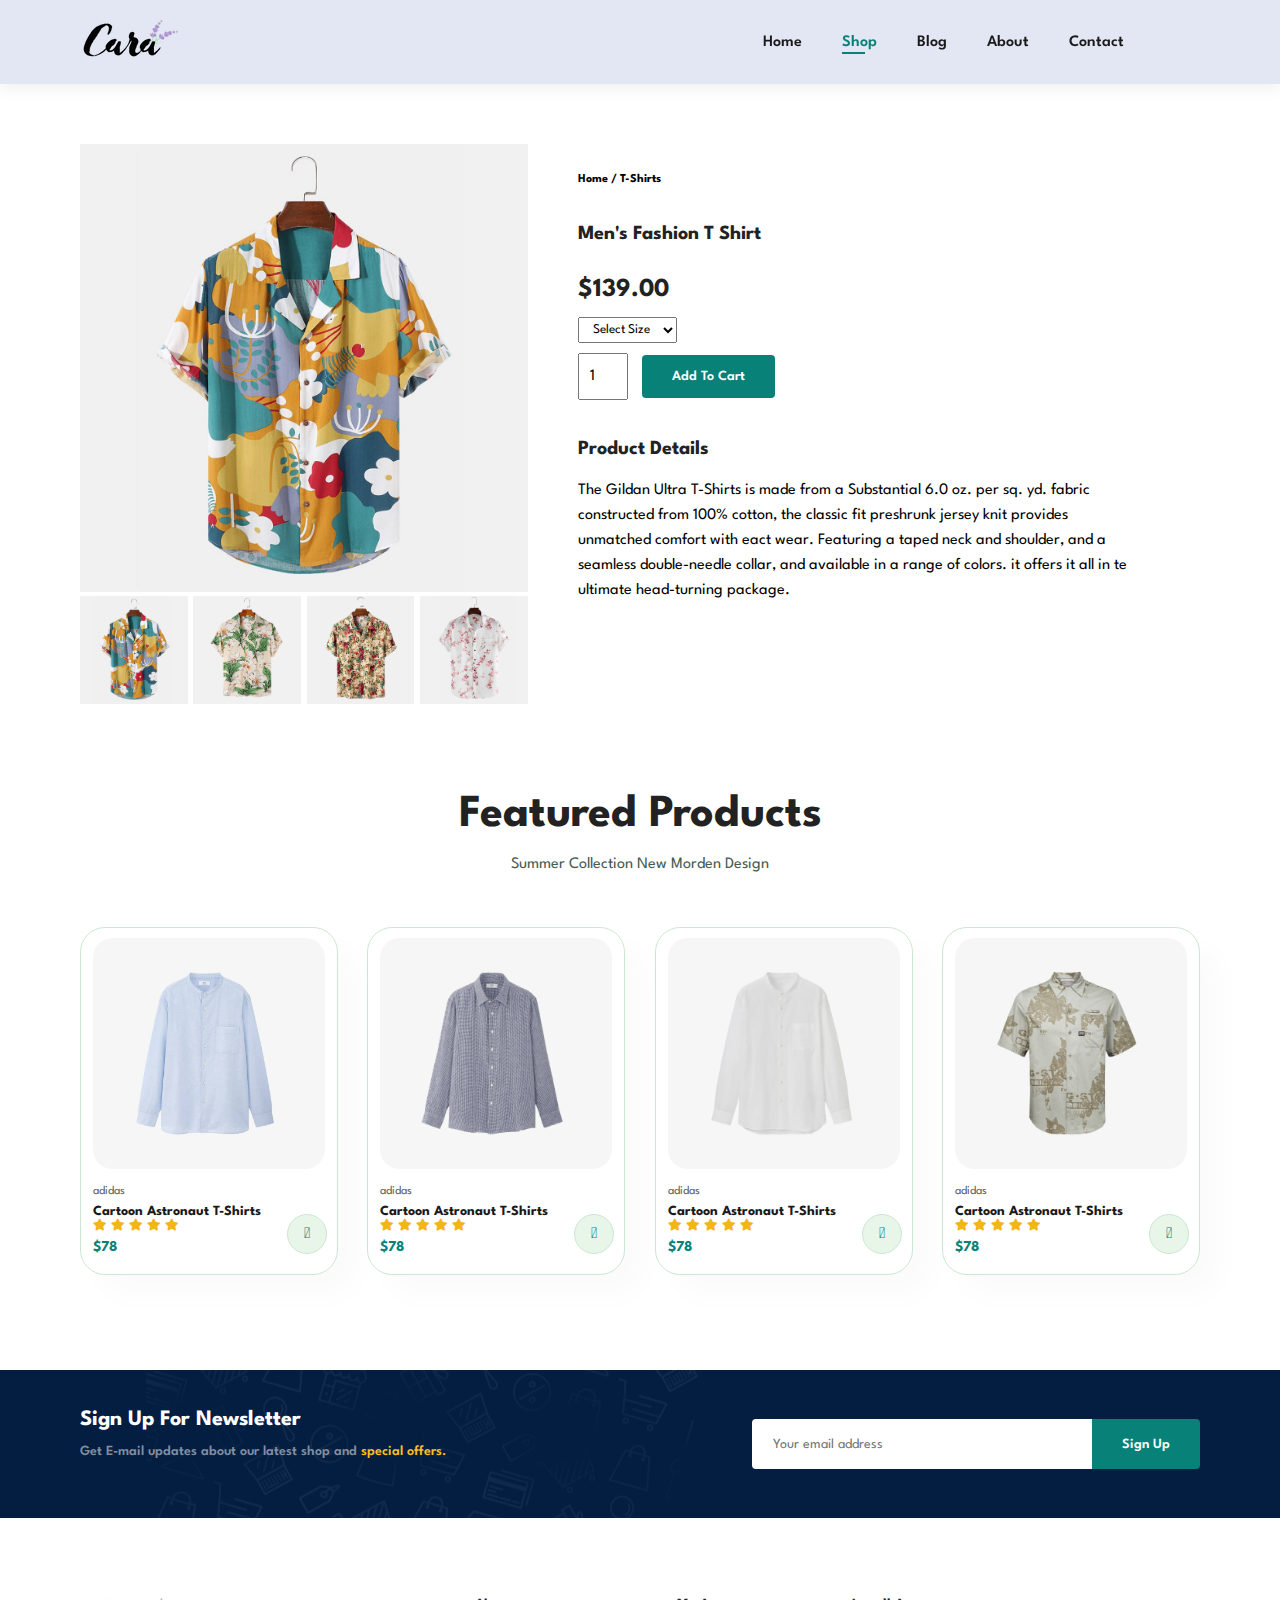
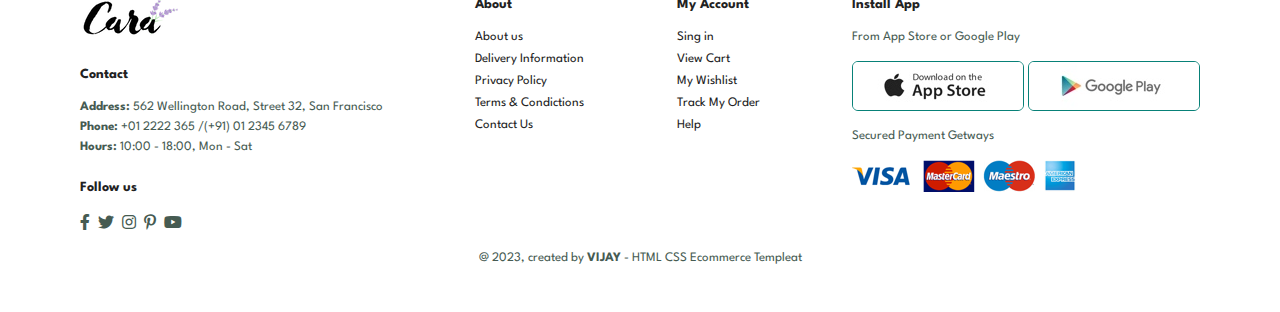
<file: sproduct.html>
<!DOCTYPE html>
<html lang="en">

<head>
    <meta charset="UTF-8">
    <meta name="viewport" content="width=device-width, initial-scale=1.0">
    <title>Ecommerce</title>

    <link rel="stylesheet" href="https://pro.fontawesome.com/releases/v5.10.0/css/all.css" />

    <link rel="stylesheet" href="./style.css">


</head>

<body>


    <section id="header">

        <a href="#">
            <img src="img/logo.png" class="logo" alt="">
        </a>

        <div>

            <ul id="navbar">
                <li><a href="index.html">Home</a></li>
                <li><a class="active" href="shop.html">Shop</a></li>
                <li><a href="blog.html">Blog</a></li>
                <li><a href="about.html">About</a></li>
                <li><a href="contect.html">Contact</a></li>
                <li id="lg-bag"><a href="cart.html"><i class="far fa-shopping-bag"></i></a></li>
                <a href="#" id="close"><i class="far fa-times"></i></a>

            </ul>
        </div>

        <div id="mobile">
            <a href="cart.html"><i class="far fa-shopping-bag"></i></a>
            <i id="bar" class="fas fa-outdent"></i>


        </div>

    </section>


    <section id="prodetails" class="section-p1">

        <div class="single-pro-image">

            <img src="img/products/f1.jpg" width="100%" id="MainImg" alt="">

            <div class="small-img-group">

                <div class="small-img-col">
                    <img src="img/products/f1.jpg" width="100%" class="small-img" alt="">
                </div>
                <div class="small-img-col">
                    <img src="img/products/f2.jpg" width="100%" class="small-img" alt="">
                </div>
                <div class="small-img-col">
                    <img src="img/products/f3.jpg" width="100%" class="small-img" alt="">
                </div>
                <div class="small-img-col">
                    <img src="img/products/f4.jpg" width="100%" class="small-img" alt="">
                </div>

            </div>

        </div>

        <div class="single-pro-details">
            <h6>Home / T-Shirts</h6>
            <h4>Men's Fashion T Shirt</h4>
            <h2>$139.00</h2>
            <select>
                <option>Select Size</option>
                <option>XXL</option>
                <option>XL</option>
                <option>Large</option>
                <option>Small</option>
            </select>

            <input type="number" value="1">
            <button class="normal">Add To Cart</button>
            <h4>Product Details</h4>
            <span>
                The Gildan Ultra T-Shirts is made from a Substantial 6.0 oz. per sq. yd. fabric constructed from 100%
                cotton, the classic fit preshrunk jersey knit provides unmatched comfort with eact wear. Featuring a
                taped neck and shoulder, and a seamless double-needle collar, and available in a range of colors. it
                offers it all in te ultimate head-turning package.
            </span>


        </div>
    </section>

    <section id="product1" class="section-p1">

        <h2>Featured Products</h2>
        <p>Summer Collection New Morden Design</p>

        <div class="pro-container">

            <div class="pro">
                <img src="./img/products/n1.jpg" alt="">
                <div class="des">

                    <span>adidas</span>
                    <h5>Cartoon Astronaut T-Shirts</h5>
                    <div class="star">
                        <i class="fas fa-star"></i>
                        <i class="fas fa-star"></i>
                        <i class="fas fa-star"></i>
                        <i class="fas fa-star"></i>
                        <i class="fas fa-star"></i>
                    </div>
                    <h4>$78</h4>
                </div>
                <a href="#">
                    <i class="fal fa-shopping-cart cart"></i>
                </a>

            </div>
            <div class="pro">
                <img src="./img/products/n2.jpg" alt="">
                <div class="des">

                    <span>adidas</span>
                    <h5>Cartoon Astronaut T-Shirts</h5>
                    <div class="star">
                        <i class="fas fa-star"></i>
                        <i class="fas fa-star"></i>
                        <i class="fas fa-star"></i>
                        <i class="fas fa-star"></i>
                        <i class="fas fa-star"></i>
                    </div>
                    <h4>$78</h4>
                </div>
                <a href="#">
                    <i class="fal fa-shopping-cart cart"></i>
                </a>

            </div>
            <div class="pro">
                <img src="./img/products/n3.jpg" alt="">
                <div class="des">

                    <span>adidas</span>
                    <h5>Cartoon Astronaut T-Shirts</h5>
                    <div class="star">
                        <i class="fas fa-star"></i>
                        <i class="fas fa-star"></i>
                        <i class="fas fa-star"></i>
                        <i class="fas fa-star"></i>
                        <i class="fas fa-star"></i>
                    </div>
                    <h4>$78</h4>
                </div>
                <a href="#">
                    <i class="fal fa-shopping-cart cart"></i>
                </a>

            </div>

            <div class="pro">
                <img src="./img/products/n4.jpg" alt="">
                <div class="des">

                    <span>adidas</span>
                    <h5>Cartoon Astronaut T-Shirts</h5>
                    <div class="star">
                        <i class="fas fa-star"></i>
                        <i class="fas fa-star"></i>
                        <i class="fas fa-star"></i>
                        <i class="fas fa-star"></i>
                        <i class="fas fa-star"></i>
                    </div>
                    <h4>$78</h4>
                </div>
                <a href="#">
                    <i class="fal fa-shopping-cart cart"></i>
                </a>

            </div>

        </div>

    </section>



    <section id="newsletter" class="section-p1 section-m1">

        <div class="newstext">
            <h4>Sign Up For Newsletter</h4>
            <p>Get E-mail updates about our latest shop and <span>special offers.</span></p>

        </div>

        <div class="form">
            <input type="text" placeholder="Your email address">
            <button class="normal">Sign Up</button>

        </div>

    </section>


    <footer class="section-p1">

        <div class="col">
            <img class="logo" src="./img/logo.png" alt="">
            <h4>Contact</h4>
            <p><strong>Address:</strong> 562 Wellington Road, Street 32, San Francisco</p>
            <p><strong>Phone:</strong> +01 2222 365 /(+91) 01 2345 6789</p>
            <p><strong>Hours:</strong> 10:00 - 18:00, Mon - Sat</p>

            <div class="follow">
                <h4>Follow us</h4>

                <div class="icon">
                    <i class="fab fa-facebook-f"></i>
                    <i class="fab fa-twitter"></i>
                    <i class="fab fa-instagram"></i>
                    <i class="fab fa-pinterest-p"></i>
                    <i class="fab fa-youtube"></i>

                </div>

            </div>

        </div>

        <div class="col">
            <h4>About</h4>

            <a href="#">About us</a>
            <a href="#">Delivery Information</a>
            <a href="#">Privacy Policy</a>
            <a href="#">Terms & Condictions</a>
            <a href="#">Contact Us</a>

        </div>

        <div class="col">
            <h4>My Account</h4>

            <a href="#">Sing in</a>
            <a href="#">View Cart</a>
            <a href="#">My Wishlist</a>
            <a href="#">Track My Order</a>
            <a href="#">Help</a>

        </div>

        <div class="col install">

            <h4>Install App</h4>
            <p>From App Store or Google Play</p>

            <div class="row">
                <img src="./img/pay/app.jpg" alt="">
                <img src="./img/pay/play.jpg" alt="">
            </div>

            <p>Secured Payment Getways</p>
            <img src="./img/pay/pay.png" alt="">

        </div>

        <div class="copyright">
            <p>@ 2023, created by <b>VIJAY</b> - HTML CSS Ecommerce Templeat</p>

        </div>

    </footer>



    <script>

        var MainImg = document.getElementById("MainImg");
        var smallimg = document.getElementsByClassName("small-img");

        smallimg[0].onclick = function () {
            MainImg.src = smallimg[0].src;
        }
        smallimg[1].onclick = function () {
            MainImg.src = smallimg[1].src;
        }
        smallimg[2].onclick = function () {
            MainImg.src = smallimg[2].src;
        }
        smallimg[3].onclick = function () {
            MainImg.src = smallimg[3].src;
        }


    </script>


    <script src="./script.js"></script>

</body>

</html>
</file>
<file: style.css>
@import url("https://fonts.googleapis.com/css2?family=Spartan:wght@100;200;300;400;500;600;700;800;900&display=swap");

* {
    margin: 0;
    padding: 0;
    box-sizing: border-box;
    font-family: "Spartan", sans-serif;
}

html {
    scroll-behavior: smooth;
}

/* Global Styles */

h1 {
    font-size: 50px;
    line-height: 64px;
    color: #222;
}

h2 {
    font-size: 46px;
    line-height: 54px;
    color: #222;
}

h4 {
    font-size: 20px;
    color: #222;
}

h6 {
    font-weight: 700;
    font-size: 12px;
}

p {
    font-size: 16px;
    color: #465b52;
    margin: 15px 0 20px 0;
}

.section-p1 {
    padding: 40px 80px;

}

.section-m1 {
    margin: 40px 0;
}

button.normal {
    font-size: 14px;
    font-weight: 600;
    padding: 15px 30px;
    color: #000;
    background-color: #fff;
    border-radius: 4px;
    cursor: pointer;
    border: none;
    outline: none;
    transition: 0.2s;
}

button.white {
    font-size: 13px;
    font-weight: 600;
    padding: 11px 18px;
    color: #fff;
    background-color: transparent;
    cursor: pointer;
    border: 1px solid #fff;
    outline: none;
    transition: 0.2s;
}

body {
    width: 100%;
}


/* header start */

#header {
    display: flex;
    align-items: center;
    justify-content: space-between;
    padding: 20px 80px;
    background: #E3E6f3;
    box-shadow: 0 5px 15px rgba(0, 0, 0, 0.06);
    z-index: 999;
    position: sticky;
    top: 0;
    left: 0;

}

#navbar {
    display: flex;
    align-items: center;
    justify-content: center;
}

#navbar li {
    list-style: none;
    padding: 0 20px;
    position: relative;
}

#navbar li a {
    text-decoration: none;
    font-size: 16px;
    font-weight: 600;
    color: #1a1a1a;
    transition: 0.3s ease;
}

#navbar li a:hover,
#navbar li a.active {
    color: #088178;
    /* color: orange; */
}

#navbar li a.active::after,
#navbar li a:hover::after {
    content: "";
    width: 30%;
    height: 2px;
    background: #088178;
    position: absolute;
    bottom: -4px;
    left: 20px;
}

#mobile {
    display: none;
    align-items: center;
}

#close {
    display: none;
}

/*  Home Page */

#hero {
    background-image: url("img/hero4.png");
    height: 90vh;
    width: 100%;
    background-size: cover;
    background-position: top 25% right 0;
    padding: 0 80px;
    display: flex;
    flex-direction: column;
    align-items: flex-start;
    justify-content: center;
}

#hero h4 {

    padding-bottom: 15px;
}

#hero h1 {
    color: #088178;
}

#hero button {
    background-image: url(img/button.png);
    background-color: transparent;
    color: #088178;
    border: 0;
    padding: 14px 80px 14px 65px;
    background-repeat: no-repeat;
    cursor: pointer;
    font-weight: 700;
    font-size: 15px;

}

#feature {
    display: flex;
    align-items: center;
    justify-content: space-between;
    flex-wrap: wrap;
}

#feature .fe-box {
    width: 180px;
    text-align: center;
    padding: 25px 15px;
    box-shadow: 20px 20px 34px rgba(0, 0, 0, 0.03);
    border: 1px solid #cce7d0;
    border-radius: 4px;
    margin: 15px 0;
}

#feature .fe-box:hover {
    box-shadow: 10px 10px 54px rgba(70, 62, 221, 0.1);

}

#feature .fe-box img {
    width: 100%;
    margin-bottom: 10px;
}

#feature .fe-box h6 {
    display: inline-block;
    padding: 9px 8px 6px 8px;
    line-height: 1;
    border-radius: 4px;
    color: #088178;
    background-color: #fddde4;
}

#feature .fe-box:nth-child(2) h6 {
    background-color: #cdebbc;
}

#feature .fe-box:nth-child(3) h6 {
    background-color: #d1e8f2;
}

#feature .fe-box:nth-child(4) h6 {
    background-color: #cdd4f8;
}

#feature .fe-box:nth-child(5) h6 {
    background-color: #f6dbf6;
}

#feature .fe-box:nth-child() h6 {
    background-color: #fff2e5;
}


#product1 {
    text-align: center;
}

#product1 .pro-container {

    display: flex;
    justify-content: space-between;
    padding-top: 20px;
    flex-wrap: wrap;
}

#product1 .pro {
    width: 23%;
    min-width: 250px;
    padding: 10px 12px;
    border: 1px solid #cce7d0;
    border-radius: 25px;
    cursor: pointer;
    box-shadow: 20px 20px 30px rgba(0, 0, 0, 0.02);
    margin: 15px 0;
    transition: 0.2s ease;
    position: relative;
}

#product1 .pro:hover {
    box-shadow: 20px 20px 30px rgba(0, 0, 0, 0.06);
}

#product1 .pro img {
    width: 100%;
    border-radius: 20px;
}

#product1 .pro .des {
    text-align: start;
    padding: 10px 0;
}

#product1 .pro .des span {
    color: #606063;
    font-size: 12px;
}

#product1 .pro .des h5 {
    padding-top: 7px;
    color: #1a1a1a;
    font-size: 14px;
}

#product1 .pro .des i {
    font-size: 12px;
    color: rgb(243, 181, 25);
}

#product1 .pro .des h4 {
    padding-top: 7px;
    font-size: 15px;
    font-weight: 700;
    color: #088178;
}

#product1 .pro .cart {
    width: 40px;
    height: 40px;
    line-height: 40px;
    border-radius: 50px;
    background-color: #e8f6ea;
    font-weight: 500;
    color: #088178;
    border: 1px solid #cce7d0;
    position: absolute;
    bottom: 20px;
    right: 10px;
}

#banner {
    display: flex;
    flex-direction: column;
    justify-content: center;
    align-items: center;
    text-align: center;
    background-image: url("img/banner/b2.jpg");
    width: 100%;
    height: 40vh;
    background-size: cover;
    background-position: center;
}

#banner h4 {
    color: #fff;
    font-size: 16px;
}

#banner h2 {
    color: #fff;
    font-size: 30px;
    padding: 10px 0;

}

#banner h2 span {
    color: #ef3636;
}

#banner button:hover {
    background-color: #088178;
    color: #fff;
}

#sm-banner {
    display: flex;
    justify-content: space-between;
    flex-wrap: wrap;

}

#sm-banner .banner-box {
    display: flex;
    flex-direction: column;
    justify-content: center;
    align-items: flex-start;
    background-image: url("img/banner/b17.jpg");
    min-width: 580px;
    height: 50vh;
    background-size: cover;
    background-position: center;
    padding: 30px;

}

#sm-banner .banner-box2 {
    background-image: url("img/banner/b10.jpg");

}

#sm-banner h4 {
    color: #fff;
    font-size: 20px;
    font-weight: 300;
}

#sm-banner h2 {
    color: #fff;
    font-size: 28px;
    font-weight: 800;
}

#sm-banner span {
    color: #fff;
    font-size: 14px;
    font-weight: 500;
    padding-bottom: 15px;
}

#sm-banner .banner-box:hover button {
    background: #088178;
    border: 1px solid #088178;
}

#banner3 {
    display: flex;
    justify-content: space-between;
    flex-wrap: wrap;
    padding: 0 80px;
}


#banner3 .banner-box {
    display: flex;
    flex-direction: column;
    justify-content: center;
    align-items: flex-start;
    background-image: url("img/banner/b7.jpg");
    min-width: 30%;
    height: 30vh;
    background-size: cover;
    background-position: center;
    padding: 20px;
    margin-bottom: 20px;

}

#banner3 .banner-box2 {
    background-image: url(img/banner/b4.jpg);
}

#banner3 .banner-box3 {
    background-image: url(img/banner/b18.jpg);
}



#banner3 h2 {
    color: #fff;
    font-weight: 900;
    font-size: 22px;

}

#banner3 h3 {
    color: #ec544e;
    font-weight: 800;
    font-size: 15px;

}

#newsletter {
    display: flex;
    justify-content: space-between;
    flex-wrap: wrap;
    align-items: center;
    background-image: url("img/banner/b14.png");
    background-repeat: no-repeat;
    background-position: 20% 30%;
    background-color: #041e42;
}

#newsletter h4 {
    font-size: 22px;
    font-weight: 700;
    color: #fff;
}

#newsletter p {
    font-size: 14px;
    font-weight: 600;
    color: #818ea0;
}

#newsletter p span {
    color: #ffbd27;
}

#newsletter .form {
    display: flex;
    width: 40%;

}

#newsletter input {
    height: 3.125rem;
    padding: 0 1.25rem;
    font-size: 14px;
    width: 100%;
    border: 1px solid transparent;
    border-radius: 4px;
    outline: none;
    border-top-right-radius: 0;
    border-bottom-right-radius: 0;
}

#newsletter button {
    background-color: #088178;
    color: #fff;
    white-space: nowrap;
    border-top-left-radius: 0;
    border-bottom-left-radius: 0;
}

footer {
    display: flex;
    flex-wrap: wrap;
    justify-content: space-between;
}

footer .col {
    display: flex;
    flex-direction: column;
    align-items: flex-start;
    margin-bottom: 20px;


}

footer .logo {
    margin-bottom: 30px;
}

footer h4 {
    font-size: 14px;
    padding-bottom: 20px;
}

footer p {
    font-size: 13px;
    margin: 0 0 8px 0;
}

footer a {
    font-size: 13px;
    text-decoration: none;
    color: #222;
    margin-bottom: 10px;
}

footer .follow {
    margin-top: 20px;
}

footer .follow i {
    color: #465b52;
    padding-right: 4px;
    cursor: pointer;
}

footer .install .row img {
    border: 1px solid #088178;
    border-radius: 6px;
}

footer .install img {
    margin: 10px 0 15px 0;
}

footer .follow i:hover,
footer a:hover {
    color: #088178;
}

footer .copyright {
    width: 100%;
    text-align: center;
}


/*  Shop page */

#page-header {
    background-image: url(img/banner/b1.jpg);
    width: 100%;
    height: 40vh;
    background-size: cover;
    display: flex;
    justify-content: center;
    text-align: center;
    flex-direction: column;
    padding: 14px;

}

#page-header h2,
#page-header p {
    color: #fff;
}

#pagination {
    text-align: center;
}

#pagination a {
    text-decoration: none;
    background-color: #088178;
    padding: 15px 20px;
    border-radius: 4px;
    color: #fff;
    font-weight: 600;
}

#pagination a i {
    font-size: 16px;
    font-weight: 600;
}



/* Single Product */

#prodetails {
    display: flex;
    margin-top: 20px;

}

#prodetails .single-pro-image {
    width: 40%;
    margin-right: 50px;

}

.small-img-group {
    display: flex;
    justify-content: space-between;
}

.small-img-col {
    flex-basis: 24%;
    cursor: pointer;
}

#prodetails .single-pro-details {
    width: 50%;
    padding-top: 30px;
}

#prodetails .single-pro-details h4 {
    padding: 40px 0 20px 0;
}

#prodetails .single-pro-details h2 {
    font-size: 26px;
}

#prodetails .single-pro-details select {
    display: block;
    padding: 5px 10px;
    margin-bottom: 10px;

}

#prodetails .single-pro-details input {
    width: 50px;
    height: 47px;
    padding-left: 10px;
    font-size: 16px;
    margin-right: 10px;
}

#prodetails .single-pro-details input:focus {
    outline: none;
}

#prodetails .single-pro-details button {
    background: #088178;
    color: #fff;
}

#prodetails .single-pro-details span {
    line-height: 25px;
}

/* Blog Page */

#page-header.blog-header {
    background-image: url("img/banner/b19.jpg");
}

#blog {
    padding: 150px 150px 0 150px;
}

#blog .blog-box {
    display: flex;
    align-items: center;
    width: 100%;
    position: relative;
    padding-bottom: 90px;
}

#blog .blog-img {
    width: 50%;
    margin-right: 40px;
}

#blog img {
    width: 100%;
    height: 300px;
    object-fit: cover;
}

#blog .blog-details {
    width: 50%;
}

#blog .blog-details a {
    text-decoration: none;
    font-size: 11px;
    color: #000;
    font-weight: 700;
    position: relative;
    transition: 0.3s;
}

#blog .blog-details a::after {
    content: "";
    width: 50px;
    height: 1px;
    background-color: #000;
    position: absolute;
    top: 4px;
    right: -60px;
}

#blog .blog-details a:hover {
    color: #088178;
}

#blog .blog-details a:hover::after {
    background-color: #088178;
}

#blog .blog-box h1 {
    position: absolute;
    top: -40px;
    left: 0;
    font-size: 70px;
    font-weight: 700;
    color: #c9cbce;
    z-index: -9;

}


/* About page */

#page-header.about-header {
    background-image: url("img/about/banner.png");
}

#about-head {
    display: flex;
    align-items: center;
}

#about-head img {
    width: 50%;
    height: auto;
}

#about-head div {
    padding-left: 40px;
}

#about-app {
    text-align: center;
}

#about-app .video {
    width: 70%;
    height: 100%;
    margin: 30px auto 0 auto;
}

#about-app .video video {
    width: 100%;
    height: 100%;
    border-radius: 20px;
}


/* Contact page */

#contact-details {
    display: flex;
    align-items: center;
    justify-content: space-between;

}

#contact-details .details {
    width: 40%;
}

#contact-details .details span,
#form-details form span {
    font-size: 12px;
}

#contact-details .details h2,
#form-details form h2 {
    font-size: 26px;
    line-height: 35px;
    padding: 20px 0;
}

#contact-details .details h3 {
    font-size: 16px;
    padding-bottom: 15px;
}

#contact-details .details li {
    list-style: none;
    display: flex;
    padding: 10px 0;

}

#contact-details .details li i {
    font-size: 14px;
    padding-right: 22px;
}

#contact-details .details li p {
    margin: 0;
    font-size: 14px;
}

#contact-details .map {
    width: 55%;
    height: 400px;
}

#contact-details .map iframe {
    width: 100%;
    height: 100%;
}

#form-details {
    display: flex;
    justify-content: space-between;
    margin: 30px;
    padding: 80px;
    border: 1px solid #e1e1e1;
}

#form-details form {
    width: 65%;
    display: flex;
    flex-direction: column;
    align-items: flex-start;

}

#form-details form input,
#form-details form textarea {
    width: 100%;
    padding: 12px 15px;
    outline: none;
    margin-bottom: 20px;
    border: 1px solid #e1e1e1;
}

#form-details form button {
    background-color: #088178;
    color: #fff;
}

#form-details .people div {
    padding-bottom: 25px;
    display: flex;
    align-items: flex-start;
}

#form-details .people div img {
    width: 65px;
    height: 65px;
    object-fit: cover;
    margin-right: 15px;
}

#form-details .people div p {
    margin: 0;
    font-size: 13px;
    line-height: 25px;
}

#form-details .people div p span {
    display: block;
    font-size: 16px;
    font-weight: 600;
    color: #000;

}


/* cart page */

#cart {
    overflow-x: auto;
}

#cart table {
    width: 100%;
    border-collapse: collapse;
    table-layout: fixed;
    white-space: nowrap;
}

#cart table img {
    width: 70px;
}

#cart table td:nth-child(1) {
    width: 100px;
    text-align: center;
}

#cart table td:nth-child(2) {
    width: 150px;
    text-align: center;
}

#cart table td:nth-child(3) {
    width: 250px;
    text-align: center;
}

#cart table td:nth-child(4),
#cart table td:nth-child(5),
#cart table td:nth-child(6) {
    width: 150px;
    text-align: center;
}

#cart table td:nth-child(5) input {
    width: 70px;
    padding: 10px 5px 10px 15px;
}

#cart table thead {
    border: 1px solid #e2e9e1;
    border-left: none;
    border-right: none;
}

#cart table thead td {
    font-weight: 700;
    text-transform: uppercase;
    font-size: 13px;
    padding: 18px 0;
}

#cart table tbody tr td {
    padding-top: 15px;

}

#cart table tbody td {
    font-size: 13px;

}

#cart-add {
    display: flex;
    flex-wrap: wrap;
    justify-content: space-between;
}

#coupon {
    width: 50%;
    margin-bottom: 30px;
}

#coupon h3,
#subtotal h3 {
    padding-bottom: 15px;
}

#coupon input {
    padding: 10px 20px;
    outline: none;
    width: 60%;
    margin-right: 10px;
    border: 1px solid #e2e9e1
}

#coupon button,
#subtotal button {
    background-color: #088178;
    color: #fff;
    padding: 12px 20px;

}

#subtotal {
    width: 50%;
    margin-bottom: 30px;
    border: 1px solid #e2e9e1;
    padding: 30px;
}

#subtotal table {
    border-collapse: collapse;
    width: 100%;
    margin-bottom: 20px;
}

#subtotal table td {
    width: 50%;
    border: 1px solid #e2e9e1;
    padding: 10px;
    font-size: 13px;
}








/* Start Media Query */

@media (max-width:799px) {
    .section-p1 {
        padding: 40px 40px;
    }

    #navbar {
        display: flex;
        flex-direction: column;
        align-items: flex-start;
        justify-content: flex-start;
        position: fixed;
        top: 0;
        right: -300px;
        height: 100vh;
        width: 300px;
        background-color: #E3E6F3;
        box-shadow: 0 40px 60px rgba(0, 0, 0, 0.1);
        padding: 80px 0 0 10px;
        transition: 0.3s;

    }

    #navbar.active {
        right: 0px;
    }

    #navbar li {
        margin-bottom: 25px;
    }

    #mobile {
        display: flex;
        align-items: center;
    }

    #mobile i {
        color: #1a1a1a;
        font-size: 24px;
        padding-left: 20px;
    }

    #close {
        display: initial;
        position: absolute;
        top: 30px;
        left: 30px;
        color: #222;
        font-size: 24px;
    }

    #lg-bag {
        display: none;
    }

    #hero {
        height: 70vh;
        padding: 0 80px;
        background-position: top 30% right 30%;
    }

    #feature {
        justify-content: center;
    }

    #feature .fe-box {
        margin: 15px 15px;
    }

    #product1 .pro-container {
        justify-content: center;
    }

    #product1 .pro {
        margin: 15px;
    }

    #banner {
        height: 20vh;
    }

    #sm-banner .banner-box {
        min-width: 100%;
        height: 30vh;
    }

    #banner3 {
        padding: 0 40px;
    }

    #banner3 .banner-box {
        width: 28%;
    }

    #newsletter .form {
        width: 70%;
    }

    /* #form-details  */

    #form-details {
        padding: 40px;
    }

    #form-details form {
        width: 50%;

    }

}

@media (max-width:477px) {
    .section-p1 {
        padding: 20px;
    }

    #header {
        padding: 10px 30px;
    }

    h1 {
        font-size: 38px;
    }

    h2 {
        font-size: 32px;
    }

    #hero {
        padding: 0 20px;
        background-position: 55%;
    }

    #feature {
        justify-content: space-between;
    }

    #feature .fe-box {
        width: 155px;
        margin: 0 0 15px 0;
    }

    #product1 .pro {
        width: 100%;

    }

    #banner {
        height: 40vh;
    }

    #sm-banner .banner-box {

        height: 40vh;
    }

    #sm-banner .banner-box2 {
        margin-top: 20px;
    }

    #banner3 {
        padding: 0 20px;
    }

    #banner3 .banner-box {
        width: 100%;
    }

    #newsletter {
        padding: 40px 20px;
    }

    #newsletter .form {
        width: 100%;
    }

    footer .copyright {
        text-align: start;
    }



    /* Single Products */

    #prodetails {
        display: flex;
        flex-direction: column;
    }

    #prodetails .single-pro-image {
        width: 100%;
        margin-right: 0px;
    }

    #prodetails .single-pro-details {
        width: 100%;

    }

    /* Blog Page */

    #blog {
        padding: 100px 20px 0 20px;
    }

    #blog .blog-box {
        display: flex;
        flex-direction: column;
        align-items: flex-start;
    }

    #blog .blog-img {
        width: 100%;
        margin-right: 0px;
        margin-bottom: 30px;
    }

    #blog .blog-details {
        width: 100%;
    }



    /* About*/


    #about-head {
        flex-direction: column;
    }

    #about-head img {
        width: 100%;
        margin-bottom: 20px;
    }

    #about-head div {
        padding-left: 0px;
    }

    #about-app .video {
        width: 100%;

    }

    /*  Contact page */

    #contact-details {
        flex-direction: column;
    }

    #contact-details .details {
        width: 100%;
        margin-bottom: 30px;
    }

    #contact-details .map {
        width: 100%;
    }

    #form-details {
        margin: 10px;
        padding: 30px 10px;
        flex-wrap: wrap;
    }

    #form-details form {
        width: 100%;
        margin-bottom: 30px;

    }

    /* Cart page  */

    #cart-add {
        flex-direction: column;
    }

    #coupon {
        width: 100%;
    }

    #subtotal {
        width: 100%;
        padding: 20px;
    }


}
</file>
